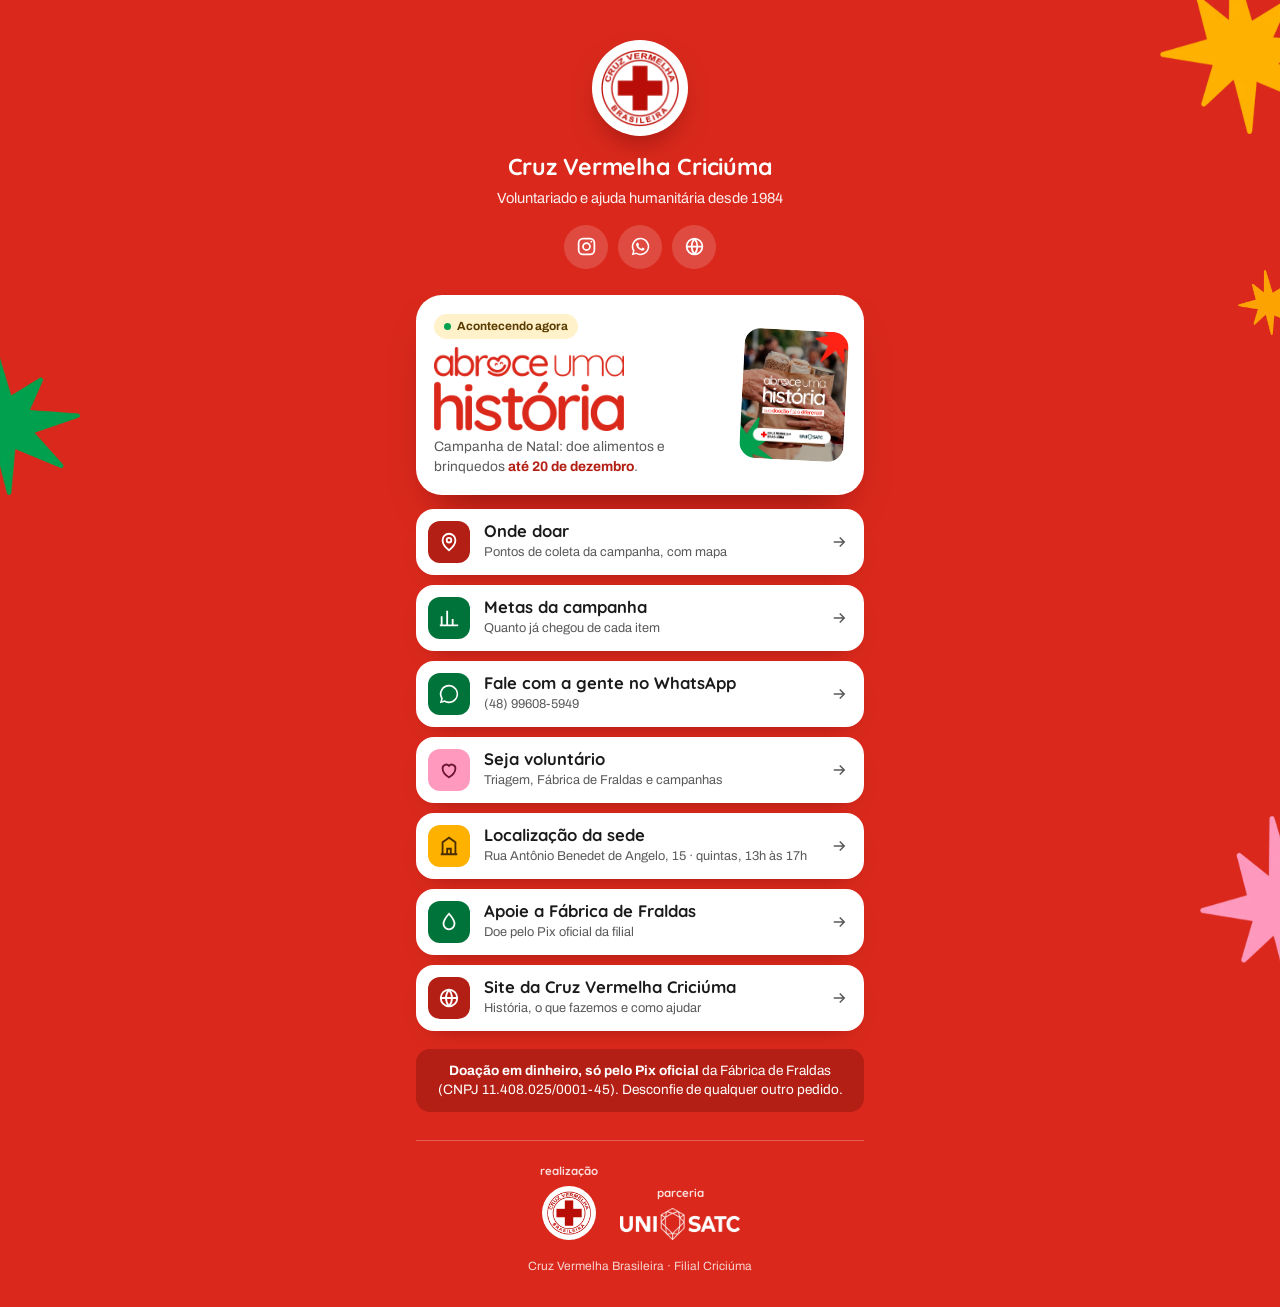
<file: links/index.html>
<!DOCTYPE html>
<html lang="pt-BR">
<head>
  <meta charset="UTF-8">
  <meta name="viewport" content="width=device-width, initial-scale=1">
  <!-- Página de links da bio do Instagram (substitui o Linktree). Para mudar um link, edite a lista abaixo.
       Os links internos levam utm_source=instagram&utm_medium=bio para a medição de acessos. -->
  <title>Links · Cruz Vermelha Criciúma</title>
  <meta name="description" content="Links da Cruz Vermelha Criciúma: campanha Abrace uma História, onde doar, metas, WhatsApp, voluntariado e localização da sede.">
  <link rel="canonical" href="https://www.cruzvermelhacriciuma.org.br/links/">
  <meta name="robots" content="noindex, follow">
  <meta name="theme-color" content="#DA291C">
  <link rel="icon" href="../assets/favicon-48.png" type="image/png">
  <link rel="apple-touch-icon" href="../assets/apple-touch-icon.png">
  <meta property="og:type" content="website">
  <meta property="og:locale" content="pt_BR">
  <meta property="og:site_name" content="Cruz Vermelha Criciúma">
  <meta property="og:url" content="https://www.cruzvermelhacriciuma.org.br/links/">
  <meta property="og:title" content="Cruz Vermelha Criciúma · Links">
  <meta property="og:description" content="Campanha Abrace uma História, onde doar, WhatsApp e localização da sede.">
  <meta property="og:image" content="https://www.cruzvermelhacriciuma.org.br/assets/campanhas/abrace/og-abrace.jpg">
  <meta name="twitter:card" content="summary_large_image">

  <link rel="preconnect" href="https://fonts.googleapis.com">
  <link rel="preconnect" href="https://fonts.gstatic.com" crossorigin>
  <link rel="stylesheet" href="https://fonts.googleapis.com/css2?family=Quicksand:wght@500;600;700&family=Archivo:wght@400;600;700&display=swap">

  <style>
    :root {
      --red: #DA291C;
      --red-deep: #B31F14;
      --green: #00A04E;
      --green-deep: #00733A;
      --pink: #FF99BE;
      --yellow: #FFB100;
      --ink: #1B1B1B;
      --graphite: #5A5A5A;
      --paper: #FFFFFF;
      --round: "Quicksand", "Archivo", system-ui, sans-serif;
      --sans: "Archivo", system-ui, -apple-system, "Segoe UI", sans-serif;
    }
    * { box-sizing: border-box; }
    html { -webkit-text-size-adjust: 100%; }
    body {
      margin: 0;
      min-height: 100svh;
      overflow-x: hidden;
      background: var(--red);
      color: #fff;
      font-family: var(--sans);
      line-height: 1.45;
    }
    a { color: inherit; }
    img { display: block; max-width: 100%; height: auto; }

    /* Estrelas de 8 pontas da campanha, girando devagar no fundo */
    .estrela { position: fixed; z-index: 0; pointer-events: none; animation: girar 26s linear infinite; }
    .estrela--1 { top: -40px; right: -50px; width: 170px; }
    .estrela--2 { top: 38%; left: -70px; width: 150px; animation-direction: reverse; animation-duration: 32s; }
    .estrela--3 { bottom: -90px; right: -90px; width: 170px; animation-duration: 22s; }
    .estrela--4 { top: 30%; right: -22px; width: 64px; animation-duration: 18s; opacity: 0.9; }
    @keyframes girar { to { rotate: 360deg; } }

    .pagina { position: relative; z-index: 1; width: min(100%, 480px); margin: 0 auto; padding: 40px 16px 32px; }

    /* Perfil */
    .perfil { text-align: center; }
    .perfil__logo {
      display: grid; place-items: center; width: 96px; height: 96px; margin: 0 auto 14px;
      border-radius: 50%; background: #fff; box-shadow: 0 14px 30px -12px rgba(80, 0, 0, 0.55);
    }
    .perfil__logo img { width: 78px; height: 78px; }
    .perfil h1 { margin: 0; font-family: var(--round); font-size: 1.45rem; font-weight: 700; letter-spacing: -0.01em; }
    .perfil p { margin: 4px 0 0; font-size: 0.92rem; opacity: 0.92; }
    .redes { display: flex; justify-content: center; gap: 10px; margin: 16px 0 26px; padding: 0; list-style: none; }
    .redes a {
      display: grid; place-items: center; width: 44px; height: 44px; border-radius: 50%;
      background: rgba(255, 255, 255, 0.16); transition: background 0.25s, transform 0.25s;
    }
    .redes svg { width: 21px; height: 21px; }

    /* Destaque da campanha */
    .destaque {
      position: relative; display: grid; grid-template-columns: 1fr 104px; gap: 14px; align-items: center;
      margin-bottom: 14px; padding: 18px; border-radius: 26px; background: #fff; color: var(--ink);
      text-decoration: none; box-shadow: 0 22px 40px -22px rgba(80, 0, 0, 0.7); transition: transform 0.3s;
    }
    .destaque__selo {
      display: inline-flex; align-items: center; gap: 6px; margin-bottom: 8px; padding: 4px 10px;
      border-radius: 999px; background: #FFF1C9; color: #5A3B00; font-size: 0.74rem; font-weight: 700;
    }
    .destaque__selo::before { content: ""; width: 7px; height: 7px; border-radius: 50%; background: var(--green); animation: pulso 1.6s ease-out infinite; }
    @keyframes pulso { 50% { opacity: 0.3; } }
    .destaque__logo { width: 190px; margin: 0 0 6px; }
    .destaque__texto { margin: 0; color: var(--graphite); font-size: 0.86rem; }
    .destaque__texto b { color: var(--red-deep); }
    .destaque__foto { width: 104px; height: 130px; object-fit: cover; border-radius: 16px; rotate: 3deg; }

    /* Botões de link */
    .links { display: grid; gap: 10px; margin: 0; padding: 0; list-style: none; }
    .link {
      display: flex; align-items: center; gap: 14px; min-height: 64px; padding: 12px 16px 12px 12px;
      border-radius: 18px; background: #fff; color: var(--ink); text-decoration: none;
      box-shadow: 0 10px 24px -18px rgba(80, 0, 0, 0.8); transition: transform 0.25s, box-shadow 0.25s;
    }
    .link__icone { display: grid; flex: none; place-items: center; width: 42px; height: 42px; border-radius: 12px; color: #fff; }
    .link__icone svg { width: 22px; height: 22px; }
    .link__icone--verde { background: var(--green-deep); }
    .link__icone--vermelho { background: var(--red-deep); }
    .link__icone--rosa { background: var(--pink); color: #6B1530; }
    .link__icone--amarelo { background: var(--yellow); color: #4A2E00; }
    .link__texto { flex: 1; min-width: 0; }
    .link__texto b { display: block; font-family: var(--round); font-size: 1.04rem; font-weight: 700; line-height: 1.2; }
    .link__texto small { display: block; margin-top: 2px; color: var(--graphite); font-size: 0.8rem; }
    .link__seta { flex: none; width: 18px; height: 18px; color: var(--graphite); transition: transform 0.25s; }

    @media (hover: hover) {
      .redes a:hover { background: rgba(255, 255, 255, 0.3); transform: translateY(-2px); }
      .destaque:hover { transform: translateY(-3px) rotate(-0.5deg); }
      .link:hover { transform: translateY(-2px); box-shadow: 0 16px 30px -18px rgba(80, 0, 0, 0.9); }
      .link:hover .link__seta { transform: translateX(3px); }
    }
    a:focus-visible { outline: 3px solid #fff; outline-offset: 3px; }
    .destaque:focus-visible, .link:focus-visible { outline-color: var(--ink); }

    .aviso { position: relative; margin: 18px 0 0; padding: 12px 14px; border-radius: 14px; background: var(--red-deep); font-size: 0.85rem; text-align: center; }
    .aviso b { font-weight: 700; }

    /* Marcas */
    .marcas { display: flex; align-items: flex-end; justify-content: center; gap: 22px; margin-top: 28px; padding-top: 22px; border-top: 1px solid rgba(255, 255, 255, 0.25); }
    .marcas span { display: block; margin-bottom: 6px; font-family: var(--round); font-size: 0.72rem; font-weight: 700; opacity: 0.85; text-align: center; }
    .marcas__cvb { display: grid; place-items: center; width: 54px; height: 54px; margin: 0 auto; border-radius: 50%; background: #fff; }
    .marcas__cvb img { width: 44px; height: 44px; }
    .marcas__satc { width: 120px; }
    .rodape { margin: 18px 0 0; font-size: 0.75rem; text-align: center; opacity: 0.8; }

    /* Entrada suave dos itens */
    .entra { animation: entrar 0.6s cubic-bezier(0.22, 1, 0.36, 1) both; animation-delay: calc(var(--i, 0) * 60ms); }
    @keyframes entrar { from { opacity: 0; transform: translateY(14px); } }

    @media (prefers-reduced-motion: reduce) {
      .estrela, .destaque__selo::before { animation: none; }
      .entra { animation: none; }
      * { transition: none !important; }
    }
  </style>
</head>
<body>
  <img class="estrela estrela--1" src="../assets/campanhas/abrace/estrela-amarela.webp" alt="" width="220" height="225">
  <img class="estrela estrela--2" src="../assets/campanhas/abrace/estrela-verde.webp" alt="" width="220" height="225">
  <img class="estrela estrela--3" src="../assets/campanhas/abrace/estrela-rosa.webp" alt="" width="220" height="225">
  <img class="estrela estrela--4" src="../assets/campanhas/abrace/estrela-amarela.webp" alt="" width="220" height="225">

  <main class="pagina">
    <header class="perfil entra">
      <!-- Emblema: arquivo oficial da filial, sem alterações -->
      <div class="perfil__logo"><img src="../assets/logo-cruz-vermelha-160.webp" alt="Cruz Vermelha Brasileira · Filial Criciúma" width="160" height="160"></div>
      <h1>Cruz Vermelha Criciúma</h1>
      <p>Voluntariado e ajuda humanitária desde 1984</p>
      <ul class="redes">
        <li><a href="https://www.instagram.com/cruzvermelhacriciuma/" target="_blank" rel="noopener" aria-label="Instagram"><svg viewBox="0 0 24 24" fill="none" stroke="currentColor" stroke-width="2" aria-hidden="true"><rect x="3" y="3" width="18" height="18" rx="5"/><circle cx="12" cy="12" r="4"/><circle cx="17.5" cy="6.5" r="1" fill="currentColor" stroke="none"/></svg></a></li>
        <li><a href="https://wa.me/5548996085949" target="_blank" rel="noopener" aria-label="WhatsApp"><svg viewBox="0 0 24 24" fill="currentColor" aria-hidden="true"><path d="M12 2a10 10 0 0 0-8.6 15.1L2 22l5-1.3A10 10 0 1 0 12 2zm0 18.2a8.2 8.2 0 0 1-4.2-1.2l-.3-.2-3 .8.8-2.9-.2-.3A8.2 8.2 0 1 1 12 20.2zm4.5-6.1c-.2-.1-1.5-.7-1.7-.8-.2-.1-.4-.1-.6.1l-.8 1c-.1.2-.3.2-.5.1a6.7 6.7 0 0 1-3.3-2.9c-.2-.4.2-.4.7-1.3.1-.2 0-.3 0-.4l-.8-1.8c-.2-.5-.4-.4-.6-.4h-.5c-.2 0-.4.1-.6.3-.2.2-.8.8-.8 2s.8 2.3.9 2.5c.1.2 1.6 2.5 4 3.5 1.5.6 2 .7 2.8.6.4-.1 1.5-.6 1.7-1.2.2-.6.2-1.1.1-1.2l-.5-.3z"/></svg></a></li>
        <li><a href="../?utm_source=instagram&amp;utm_medium=bio&amp;utm_campaign=links" aria-label="Site da Cruz Vermelha Criciúma"><svg viewBox="0 0 24 24" fill="none" stroke="currentColor" stroke-width="2" aria-hidden="true"><circle cx="12" cy="12" r="9"/><path d="M3 12h18M12 3a14 14 0 0 1 0 18M12 3a14 14 0 0 0 0 18"/></svg></a></li>
      </ul>
    </header>

    <!-- Destaque: campanha atual -->
    <a class="destaque entra" style="--i:1" href="../abrace-uma-historia/?utm_source=instagram&amp;utm_medium=bio&amp;utm_campaign=links">
      <div>
        <span class="destaque__selo">Acontecendo agora</span>
        <img class="destaque__logo" src="../assets/campanhas/abrace/logo-vermelho.webp" alt="Abrace uma História" width="900" height="396">
        <p class="destaque__texto">Campanha de Natal: doe alimentos e brinquedos <b>até 20 de dezembro</b>.</p>
      </div>
      <img class="destaque__foto" src="../assets/campanhas/abrace/kv-foto.webp" alt="" width="900" height="1125">
    </a>

    <ul class="links">
      <li class="entra" style="--i:2">
        <a class="link" href="../abrace-uma-historia/?utm_source=instagram&amp;utm_medium=bio&amp;utm_campaign=links#onde-doar">
          <span class="link__icone link__icone--vermelho"><svg viewBox="0 0 24 24" fill="none" stroke="currentColor" stroke-width="2" aria-hidden="true"><path d="M12 21s-7-5.6-7-11a7 7 0 0 1 14 0c0 5.4-7 11-7 11z"/><circle cx="12" cy="10" r="2.5"/></svg></span>
          <span class="link__texto"><b>Onde doar</b><small>Pontos de coleta da campanha, com mapa</small></span>
          <svg class="link__seta" viewBox="0 0 24 24" fill="none" stroke="currentColor" stroke-width="2" aria-hidden="true"><path d="M5 12h14M13 6l6 6-6 6"/></svg>
        </a>
      </li>
      <li class="entra" style="--i:3">
        <a class="link" href="../abrace-uma-historia/?utm_source=instagram&amp;utm_medium=bio&amp;utm_campaign=links#metas">
          <span class="link__icone link__icone--verde"><svg viewBox="0 0 24 24" fill="none" stroke="currentColor" stroke-width="2" aria-hidden="true"><path d="M4 20V10M10 20V4M16 20v-7M22 20H2"/></svg></span>
          <span class="link__texto"><b>Metas da campanha</b><small>Quanto já chegou de cada item</small></span>
          <svg class="link__seta" viewBox="0 0 24 24" fill="none" stroke="currentColor" stroke-width="2" aria-hidden="true"><path d="M5 12h14M13 6l6 6-6 6"/></svg>
        </a>
      </li>
      <li class="entra" style="--i:4">
        <a class="link" href="https://wa.me/5548996085949?text=Ol%C3%A1!%20Vim%20pelo%20Instagram%20e%20quero%20falar%20com%20a%20Cruz%20Vermelha%20Crici%C3%BAma." target="_blank" rel="noopener">
          <span class="link__icone link__icone--verde"><svg viewBox="0 0 24 24" fill="currentColor" aria-hidden="true"><path d="M12 2a10 10 0 0 0-8.6 15.1L2 22l5-1.3A10 10 0 1 0 12 2zm0 18.2a8.2 8.2 0 0 1-4.2-1.2l-.3-.2-3 .8.8-2.9-.2-.3A8.2 8.2 0 1 1 12 20.2z"/></svg></span>
          <span class="link__texto"><b>Fale com a gente no WhatsApp</b><small>(48) 99608-5949</small></span>
          <svg class="link__seta" viewBox="0 0 24 24" fill="none" stroke="currentColor" stroke-width="2" aria-hidden="true"><path d="M5 12h14M13 6l6 6-6 6"/></svg>
        </a>
      </li>
      <li class="entra" style="--i:5">
        <a class="link" href="https://wa.me/5548996085949?text=Ol%C3%A1!%20Vim%20pelo%20Instagram%20e%20quero%20ser%20volunt%C3%A1rio(a)%20da%20Cruz%20Vermelha%20Crici%C3%BAma." target="_blank" rel="noopener">
          <span class="link__icone link__icone--rosa"><svg viewBox="0 0 24 24" fill="none" stroke="currentColor" stroke-width="2" aria-hidden="true"><path d="M12 20s-7-4.4-7-10a4 4 0 0 1 7-2.6A4 4 0 0 1 19 10c0 5.6-7 10-7 10z"/></svg></span>
          <span class="link__texto"><b>Seja voluntário</b><small>Triagem, Fábrica de Fraldas e campanhas</small></span>
          <svg class="link__seta" viewBox="0 0 24 24" fill="none" stroke="currentColor" stroke-width="2" aria-hidden="true"><path d="M5 12h14M13 6l6 6-6 6"/></svg>
        </a>
      </li>
      <li class="entra" style="--i:6">
        <a class="link" href="https://maps.app.goo.gl/wtD5PDQ51UZV69mSA" target="_blank" rel="noopener">
          <span class="link__icone link__icone--amarelo"><svg viewBox="0 0 24 24" fill="none" stroke="currentColor" stroke-width="2" aria-hidden="true"><path d="M3 21h18M5 21V8l7-5 7 5v13M10 21v-6h4v6"/></svg></span>
          <span class="link__texto"><b>Localização da sede</b><small>Rua Antônio Benedet de Angelo, 15 · quintas, 13h às 17h</small></span>
          <svg class="link__seta" viewBox="0 0 24 24" fill="none" stroke="currentColor" stroke-width="2" aria-hidden="true"><path d="M5 12h14M13 6l6 6-6 6"/></svg>
        </a>
      </li>
      <li class="entra" style="--i:7">
        <a class="link" href="../?utm_source=instagram&amp;utm_medium=bio&amp;utm_campaign=links#fabrica-de-fraldas">
          <span class="link__icone link__icone--verde"><svg viewBox="0 0 24 24" fill="none" stroke="currentColor" stroke-width="2" aria-hidden="true"><path d="M12 3s6 6.5 6 11a6 6 0 0 1-12 0c0-4.5 6-11 6-11z"/></svg></span>
          <span class="link__texto"><b>Apoie a Fábrica de Fraldas</b><small>Doe pelo Pix oficial da filial</small></span>
          <svg class="link__seta" viewBox="0 0 24 24" fill="none" stroke="currentColor" stroke-width="2" aria-hidden="true"><path d="M5 12h14M13 6l6 6-6 6"/></svg>
        </a>
      </li>
      <li class="entra" style="--i:8">
        <a class="link" href="../?utm_source=instagram&amp;utm_medium=bio&amp;utm_campaign=links">
          <span class="link__icone link__icone--vermelho"><svg viewBox="0 0 24 24" fill="none" stroke="currentColor" stroke-width="2" aria-hidden="true"><circle cx="12" cy="12" r="9"/><path d="M3 12h18M12 3a14 14 0 0 1 0 18M12 3a14 14 0 0 0 0 18"/></svg></span>
          <span class="link__texto"><b>Site da Cruz Vermelha Criciúma</b><small>História, o que fazemos e como ajudar</small></span>
          <svg class="link__seta" viewBox="0 0 24 24" fill="none" stroke="currentColor" stroke-width="2" aria-hidden="true"><path d="M5 12h14M13 6l6 6-6 6"/></svg>
        </a>
      </li>
    </ul>

    <p class="aviso entra" style="--i:9"><b>Doação em dinheiro, só pelo Pix oficial</b> da Fábrica de Fraldas (CNPJ 11.408.025/0001-45). Desconfie de qualquer outro pedido.</p>

    <footer class="entra" style="--i:9">
      <div class="marcas">
        <div><span>realização</span><div class="marcas__cvb"><img src="../assets/logo-cruz-vermelha-160.webp" alt="Cruz Vermelha Brasileira" width="160" height="160"></div></div>
        <div><span>parceria</span><img class="marcas__satc" src="../assets/campanhas/unisatc-branco.webp" alt="UniSATC" width="600" height="159"></div>
      </div>
      <p class="rodape">Cruz Vermelha Brasileira · Filial Criciúma</p>
    </footer>
  </main>

  <script>
    // Medição de acessos (Vercel Web Analytics, sem cookies): só no endereço oficial
    if (/\.vercel\.app$|cruzvermelhacriciuma\.org\.br$/.test(location.hostname)) {
      window.va = window.va || function () { (window.vaq = window.vaq || []).push(arguments); };
      var s = document.createElement('script'); s.defer = true; s.src = '/_vercel/insights/script.js'; document.head.appendChild(s);
    }
  </script>
</body>
</html>
</file>
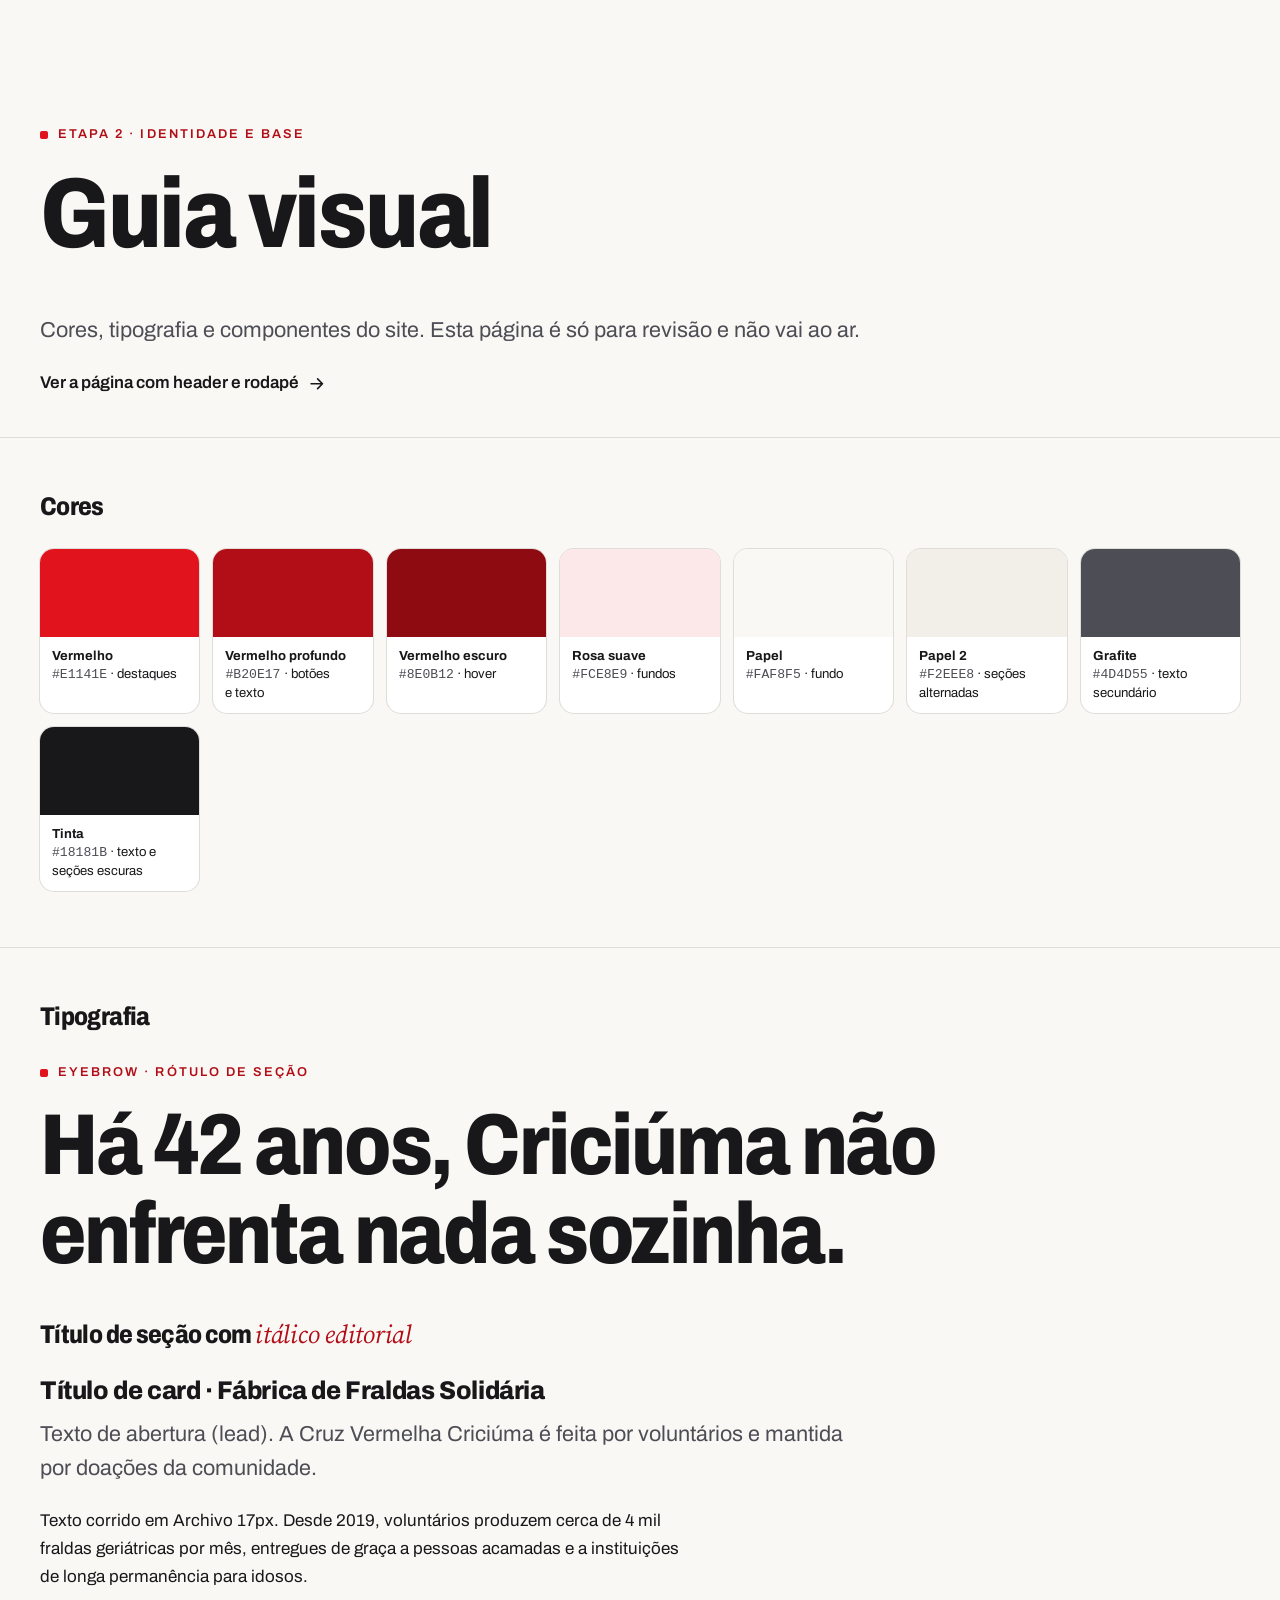
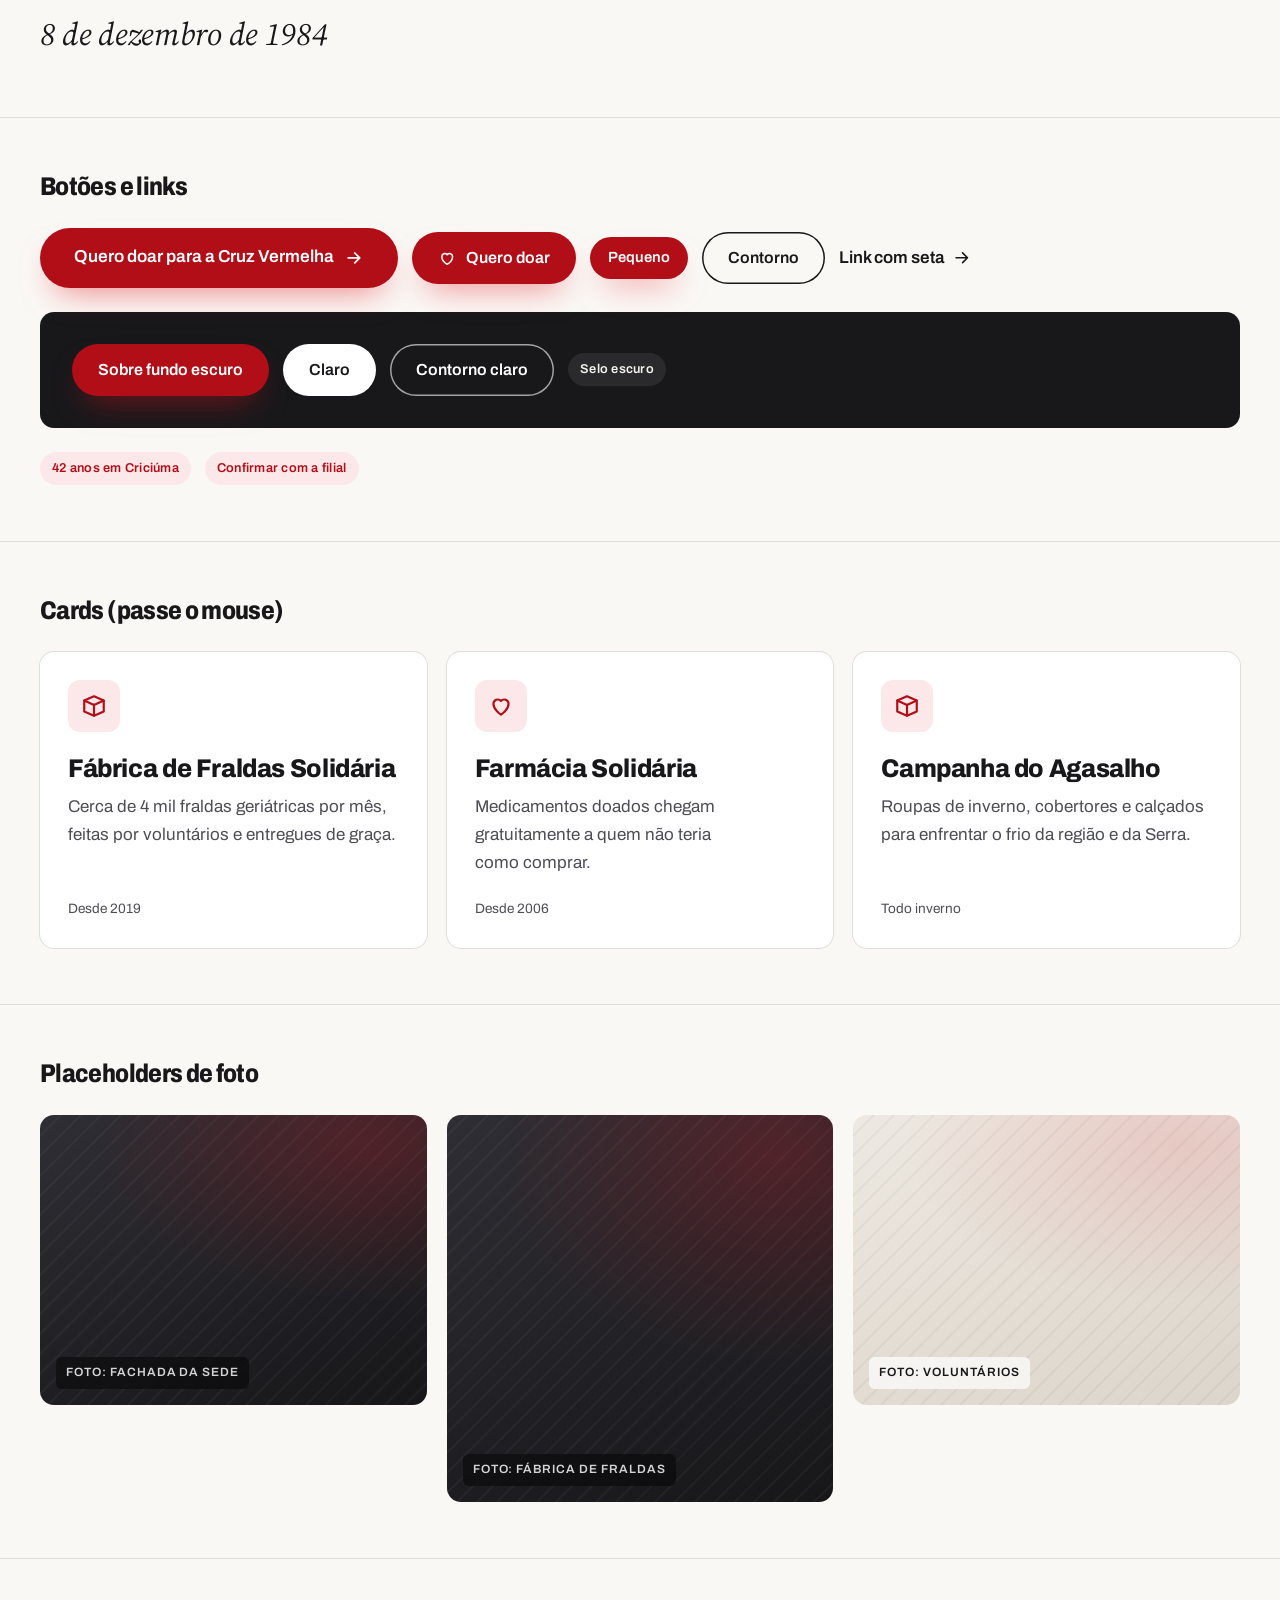
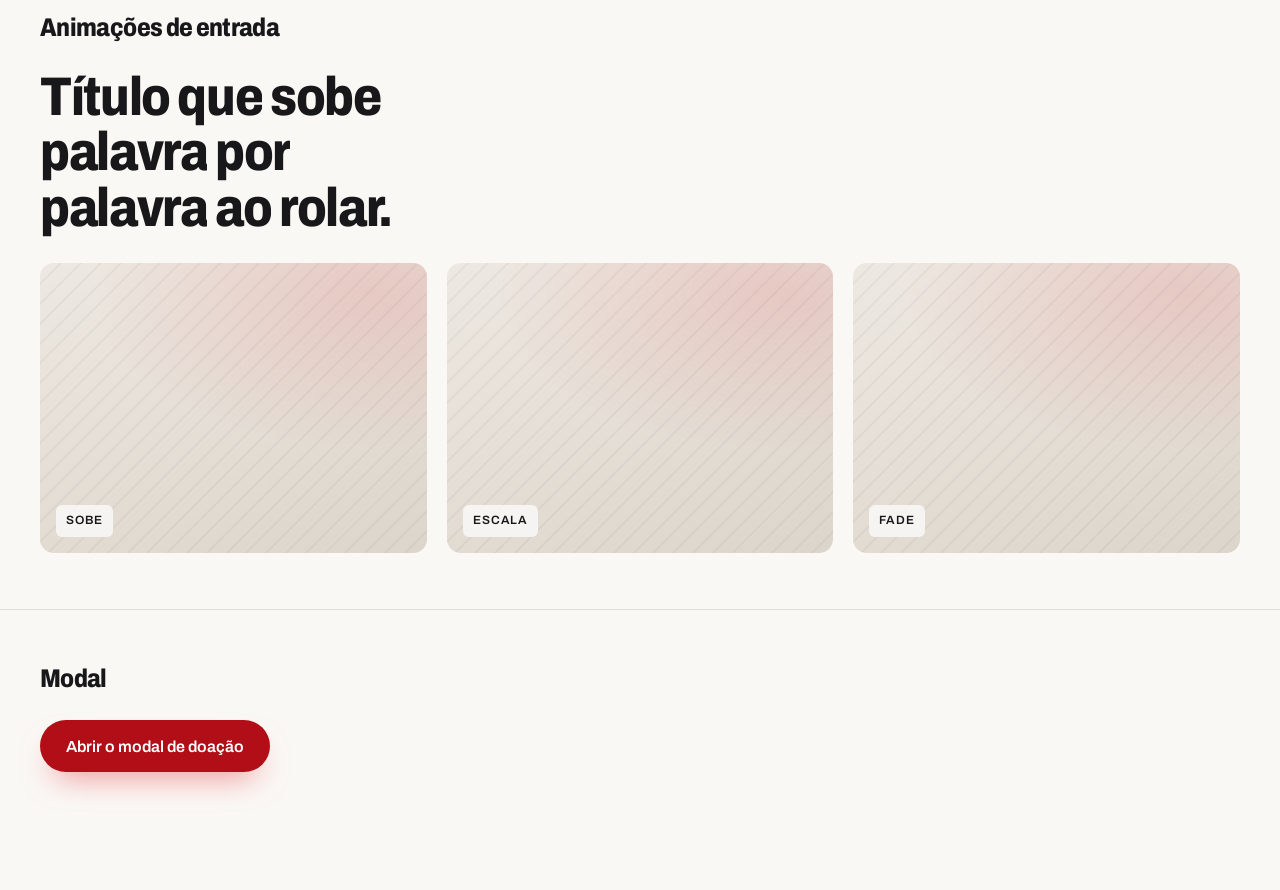
<file: styleguide.html>
<!DOCTYPE html>
<html lang="pt-BR">
<head>
  <meta charset="UTF-8">
  <meta name="viewport" content="width=device-width, initial-scale=1">
  <title>Guia visual · Cruz Vermelha Criciúma</title>
  <meta name="robots" content="noindex">
  <link rel="icon" href="assets/favicon-48.png" type="image/png">
  <link rel="preconnect" href="https://fonts.googleapis.com">
  <link rel="preconnect" href="https://fonts.gstatic.com" crossorigin>
  <link rel="stylesheet" href="https://fonts.googleapis.com/css2?family=Archivo:wdth,wght@62..125,400..800&family=Source+Serif+4:ital,opsz,wght@1,8..60,400&display=swap">
  <link rel="stylesheet" href="css/style.css">
  <style>
    /* Estilos só do guia */
    .sg-head { padding: 120px 0 40px; }
    .sg-block { padding: 56px 0; border-top: 1px solid var(--line); }
    .sg-block > .container > h2 { font-size: 1.6rem; margin-bottom: 28px; }
    .swatches { display: grid; grid-template-columns: repeat(auto-fill, minmax(150px, 1fr)); gap: 14px; }
    .swatch { border-radius: var(--radius); overflow: hidden; box-shadow: 0 0 0 1px var(--line); background: #fff; }
    .swatch div { height: 88px; }
    .swatch p { margin: 0; padding: 10px 12px; font-size: 0.82rem; line-height: 1.4; }
    .swatch code { color: var(--graphite); }
    .row { display: flex; flex-wrap: wrap; gap: 14px; align-items: center; }
    .grid-3 { display: grid; gap: 20px; }
    @media (min-width: 760px) { .grid-3 { grid-template-columns: repeat(3, 1fr); } }
    .dark-box { padding: 32px; border-radius: var(--radius); background: var(--ink); }
  </style>
</head>
<body>
  <svg width="0" height="0" style="position:absolute" aria-hidden="true">
    <symbol id="i-arrow" viewBox="0 0 24 24"><path d="M5 12h14M13 6l6 6-6 6"/></symbol>
    <symbol id="i-heart" viewBox="0 0 24 24"><path d="M12 20s-7-4.4-7-10a4 4 0 0 1 7-2.6A4 4 0 0 1 19 10c0 5.6-7 10-7 10z"/></symbol>
    <symbol id="i-close" viewBox="0 0 24 24"><path d="M6 6l12 12M18 6L6 18"/></symbol>
    <symbol id="i-box" viewBox="0 0 24 24"><path d="M3 7l9-4 9 4v10l-9 4-9-4z"/><path d="M3 7l9 4 9-4M12 11v10"/></symbol>
  </svg>

  <header class="sg-head">
    <div class="container">
      <span class="eyebrow">Etapa 2 · identidade e base</span>
      <h1>Guia visual</h1>
      <p class="lead">Cores, tipografia e componentes do site. Esta página é só para revisão e não vai ao ar.</p>
      <a class="link-arrow" href="index.html">Ver a página com header e rodapé <svg class="icon" aria-hidden="true"><use href="#i-arrow"/></svg></a>
    </div>
  </header>

  <section class="sg-block">
    <div class="container">
      <h2>Cores</h2>
      <div class="swatches">
        <div class="swatch"><div style="background:var(--red)"></div><p><b>Vermelho</b><br><code>#E1141E</code> · destaques</p></div>
        <div class="swatch"><div style="background:var(--red-deep)"></div><p><b>Vermelho profundo</b><br><code>#B20E17</code> · botões e texto</p></div>
        <div class="swatch"><div style="background:var(--red-dark)"></div><p><b>Vermelho escuro</b><br><code>#8E0B12</code> · hover</p></div>
        <div class="swatch"><div style="background:var(--red-soft)"></div><p><b>Rosa suave</b><br><code>#FCE8E9</code> · fundos</p></div>
        <div class="swatch"><div style="background:var(--paper)"></div><p><b>Papel</b><br><code>#FAF8F5</code> · fundo</p></div>
        <div class="swatch"><div style="background:var(--paper-2)"></div><p><b>Papel 2</b><br><code>#F2EEE8</code> · seções alternadas</p></div>
        <div class="swatch"><div style="background:var(--graphite)"></div><p><b>Grafite</b><br><code>#4D4D55</code> · texto secundário</p></div>
        <div class="swatch"><div style="background:var(--ink)"></div><p><b>Tinta</b><br><code>#18181B</code> · texto e seções escuras</p></div>
      </div>
    </div>
  </section>

  <section class="sg-block">
    <div class="container">
      <h2>Tipografia</h2>
      <span class="eyebrow">Eyebrow · rótulo de seção</span>
      <h1 style="font-size:clamp(2.6rem,8vw,5.4rem)">Há 42 anos, Criciúma não enfrenta nada sozinha.</h1>
      <h2>Título de seção com <span class="serif text-red">itálico editorial</span></h2>
      <h3>Título de card · Fábrica de Fraldas Solidária</h3>
      <p class="lead">Texto de abertura (lead). A Cruz Vermelha Criciúma é feita por voluntários e mantida por doações da comunidade.</p>
      <p style="max-width:38em">Texto corrido em Archivo 17px. Desde 2019, voluntários produzem cerca de 4 mil fraldas geriátricas por mês, entregues de graça a pessoas acamadas e a instituições de longa permanência para idosos.</p>
      <p class="serif" style="font-size:2rem;margin:0">8 de dezembro de 1984</p>
    </div>
  </section>

  <section class="sg-block">
    <div class="container">
      <h2>Botões e links</h2>
      <div class="row" style="margin-bottom:24px">
        <button class="btn btn--primary btn--lg" type="button" data-open-donation>Quero doar para a Cruz Vermelha <svg class="icon" aria-hidden="true"><use href="#i-arrow"/></svg></button>
        <button class="btn btn--primary" type="button"><svg class="icon" aria-hidden="true"><use href="#i-heart"/></svg> Quero doar</button>
        <button class="btn btn--primary btn--sm" type="button">Pequeno</button>
        <a class="btn btn--outline" href="#">Contorno</a>
        <a class="link-arrow" href="#">Link com seta <svg class="icon" aria-hidden="true"><use href="#i-arrow"/></svg></a>
      </div>
      <div class="dark-box row">
        <button class="btn btn--primary" type="button">Sobre fundo escuro</button>
        <button class="btn btn--light" type="button">Claro</button>
        <a class="btn btn--outline-light" href="#">Contorno claro</a>
        <span class="tag tag--dark">Selo escuro</span>
      </div>
      <div class="row" style="margin-top:24px">
        <span class="tag">42 anos em Criciúma</span>
        <span class="tag">Confirmar com a filial</span>
      </div>
    </div>
  </section>

  <section class="sg-block">
    <div class="container">
      <h2>Cards (passe o mouse)</h2>
      <div class="grid-3" data-stagger>
        <article class="card" data-reveal>
          <div class="card__icon"><svg class="icon" aria-hidden="true"><use href="#i-box"/></svg></div>
          <h3>Fábrica de Fraldas Solidária</h3>
          <p>Cerca de 4 mil fraldas geriátricas por mês, feitas por voluntários e entregues de graça.</p>
          <p class="card__meta">Desde 2019</p>
        </article>
        <article class="card" data-reveal>
          <div class="card__icon"><svg class="icon" aria-hidden="true"><use href="#i-heart"/></svg></div>
          <h3>Farmácia Solidária</h3>
          <p>Medicamentos doados chegam gratuitamente a quem não teria como comprar.</p>
          <p class="card__meta">Desde 2006</p>
        </article>
        <article class="card" data-reveal>
          <div class="card__icon"><svg class="icon" aria-hidden="true"><use href="#i-box"/></svg></div>
          <h3>Campanha do Agasalho</h3>
          <p>Roupas de inverno, cobertores e calçados para enfrentar o frio da região e da Serra.</p>
          <p class="card__meta">Todo inverno</p>
        </article>
      </div>
    </div>
  </section>

  <section class="sg-block">
    <div class="container">
      <h2>Placeholders de foto</h2>
      <div class="grid-3">
        <div class="ph" data-label="Foto: fachada da sede"></div>
        <div class="ph" data-label="Foto: Fábrica de Fraldas" style="--ratio:1/1"></div>
        <div class="ph ph--light" data-label="Foto: voluntários"></div>
      </div>
    </div>
  </section>

  <section class="sg-block">
    <div class="container">
      <h2>Animações de entrada</h2>
      <h2 data-split style="font-size:clamp(2rem,5vw,3.4rem);max-width:16ch">Título que sobe palavra por palavra ao rolar.</h2>
      <div class="grid-3" data-stagger style="margin-top:28px">
        <div class="ph ph--light" data-reveal data-label="Sobe"></div>
        <div class="ph ph--light" data-reveal="scale" data-label="Escala"></div>
        <div class="ph ph--light" data-reveal="fade" data-label="Fade"></div>
      </div>
    </div>
  </section>

  <section class="sg-block" style="padding-bottom:120px">
    <div class="container">
      <h2>Modal</h2>
      <button class="btn btn--primary" type="button" data-open-donation>Abrir o modal de doação</button>
    </div>
  </section>

  <div class="modal" id="donation-modal" aria-hidden="true">
    <div class="modal__backdrop" data-close-modal></div>
    <div class="modal__dialog" role="dialog" aria-modal="true" aria-labelledby="donation-title">
      <button class="modal__close" type="button" data-close-modal aria-label="Fechar"><svg class="icon" aria-hidden="true"><use href="#i-close"/></svg></button>
      <h2 id="donation-title">Que bom que você quer ajudar!</h2>
      <p class="lead">Deixe seu nome e telefone. Em seguida mostramos onde entregar sua doação.</p>
      <form id="donation-form" novalidate>
        <div class="field">
          <label for="f-nome">Nome completo</label>
          <input id="f-nome" name="nome" type="text" autocomplete="name" required>
          <span class="field__error" aria-live="polite"></span>
        </div>
        <div class="field">
          <label for="f-telefone">Telefone/WhatsApp</label>
          <input id="f-telefone" name="telefone" type="tel" inputmode="tel" autocomplete="tel" placeholder="(48) 9____-____" aria-invalid="true" required>
          <span class="field__error" aria-live="polite">Exemplo de erro: informe um telefone com DDD.</span>
        </div>
        <label class="check">
          <input type="checkbox" name="consentimento" required>
          <span>Autorizo a Cruz Vermelha Criciúma a usar meu nome e telefone para entrar em contato sobre doações e campanhas. Posso pedir a exclusão dos meus dados a qualquer momento.</span>
        </label>
        <button class="btn btn--primary btn--lg btn--block" type="submit">Ver pontos de coleta <svg class="icon" aria-hidden="true"><use href="#i-arrow"/></svg></button>
        <p class="form-note">Não pedimos doações em dinheiro.</p>
      </form>
    </div>
  </div>

  <!-- O guia não tem header; o main.js ignora o que não encontra -->
  <script src="js/main.js" defer></script>
</body>
</html>
</file>
<file: css/style.css>
/* ==========================================================================
   Cruz Vermelha Criciúma · site institucional
   Mobile first. Breakpoints: 640px, 960px, 1200px.
   ========================================================================== */

:root {
  /* Vermelho institucional e variações */
  --red: #E1141E;
  --red-deep: #B20E17;      /* vermelho para texto sobre fundo claro, contraste ≥ 4,5:1 */
  --red-dark: #8E0B12;      /* hover dos botões e fundos profundos */
  --red-soft: #FCE8E9;      /* fundos de destaque suaves */

  /* Neutros quentes */
  --paper: #FAF8F5;         /* fundo principal */
  --paper-2: #F2EEE8;       /* fundo alternado entre seções */
  --ink: #18181B;           /* texto principal e seções escuras */
  --ink-2: #26262B;
  --graphite: #4D4D55;      /* texto secundário, contraste ≥ 7:1 sobre --paper */
  --mute: #8A8A93;          /* só para detalhes decorativos, nunca texto longo */
  --line: rgba(24, 24, 27, 0.12);
  --line-light: rgba(255, 255, 255, 0.14);
  --on-dark: #F4F2EE;
  --on-dark-2: #B9B7B2;     /* texto secundário sobre --ink, contraste ≥ 7:1 */

  --font-sans: "Archivo", "Helvetica Neue", Arial, sans-serif;
  --font-serif: "Source Serif 4", Georgia, "Times New Roman", serif;

  --radius-s: 6px;
  --radius: 14px;
  --radius-l: 24px;
  --header-h: 72px;
  --gutter: 20px;
  --section: clamp(80px, 12vw, 152px);
  --shadow: 0 24px 48px -28px rgba(24, 24, 27, 0.35);
  --shadow-red: 0 16px 32px -14px rgba(225, 20, 30, 0.55);
  --ease-out: cubic-bezier(0.22, 1, 0.36, 1);
}

@media (min-width: 960px) {
  :root { --gutter: 40px; --header-h: 84px; }
}

/* Base ------------------------------------------------------------------- */

*, *::before, *::after { box-sizing: border-box; }

html {
  scroll-padding-top: var(--header-h);
  -webkit-text-size-adjust: 100%;
}

/* Lenis cuida da rolagem suave; sem JS, o navegador faz o papel */
html:not(.lenis) { scroll-behavior: smooth; }
html.lenis, html.lenis body { height: auto; }
.lenis.lenis-stopped { overflow: hidden; }

body {
  margin: 0;
  font-family: var(--font-sans);
  font-size: 1.0625rem;
  line-height: 1.65;
  color: var(--ink);
  background: var(--paper);
  -webkit-font-smoothing: antialiased;
  text-rendering: optimizeLegibility;
}

img, svg { display: block; max-width: 100%; }
img { height: auto; }

a { color: inherit; }

h1, h2, h3, h4 {
  margin: 0 0 0.5em;
  font-weight: 800;
  font-stretch: 85%;
  line-height: 1.02;
  letter-spacing: -0.025em;
  text-wrap: balance;
}

h1 { font-size: clamp(2.6rem, 9vw, 6.2rem); }
h2 { font-size: clamp(2.1rem, 6vw, 4.2rem); }
h3 { font-size: clamp(1.3rem, 2.4vw, 1.6rem); font-stretch: 95%; letter-spacing: -0.015em; line-height: 1.15; }

p { margin: 0 0 1em; text-wrap: pretty; }

address { font-style: normal; }

::selection { background: var(--red); color: #fff; }

:focus-visible {
  outline: 2px solid var(--red);
  outline-offset: 3px;
  border-radius: 2px;
}

.icon { width: 1.15em; height: 1.15em; flex-shrink: 0; fill: none; stroke: currentColor; stroke-width: 2; stroke-linecap: round; stroke-linejoin: round; }

.container {
  width: 100%;
  max-width: 1280px;
  margin: 0 auto;
  padding: 0 var(--gutter);
}

.section { padding: var(--section) 0; }
.section--alt { background: var(--paper-2); }
.section--dark { background: var(--ink); color: var(--on-dark); }

.skip-link {
  position: absolute;
  left: 12px;
  top: -60px;
  z-index: 200;
  padding: 10px 16px;
  background: var(--ink);
  color: #fff;
  border-radius: var(--radius-s);
  text-decoration: none;
}
.skip-link:focus { top: 12px; }

.visually-hidden {
  position: absolute !important;
  width: 1px; height: 1px;
  overflow: hidden;
  clip: rect(0 0 0 0);
  white-space: nowrap;
}

/* Tipografia de apoio ---------------------------------------------------- */

.eyebrow {
  display: inline-flex;
  align-items: center;
  gap: 10px;
  margin-bottom: 18px;
  font-size: 0.8rem;
  font-weight: 600;
  letter-spacing: 0.16em;
  text-transform: uppercase;
  color: var(--red-deep);
}
.eyebrow::before {
  content: "";
  width: 8px;
  height: 8px;
  background: var(--red);
  border-radius: 2px;
}
.section--dark .eyebrow { color: #FF6A70; }

.lead {
  font-size: clamp(1.15rem, 2vw, 1.35rem);
  line-height: 1.55;
  color: var(--graphite);
  max-width: 38em;
}
.section--dark .lead { color: var(--on-dark-2); }

/* Itálico editorial para datas, citações e ênfases */
.serif {
  font-family: var(--font-serif);
  font-style: italic;
  font-weight: 400;
  letter-spacing: -0.01em;
}

.text-red { color: var(--red-deep); }
.section--dark .text-red { color: #FF6A70; }

.section-head { max-width: 860px; margin-bottom: clamp(40px, 6vw, 72px); }
.section-head--center { margin-inline: auto; text-align: center; }
.section-head--center .lead { margin-inline: auto; }

/* Botões ----------------------------------------------------------------- */

.btn {
  --btn-bg: var(--red);
  --btn-fg: #fff;
  position: relative;
  display: inline-flex;
  align-items: center;
  justify-content: center;
  gap: 10px;
  min-height: 52px;
  padding: 0 26px;
  border: 0;
  border-radius: 999px;
  background: var(--btn-bg);
  color: var(--btn-fg);
  font: inherit;
  font-size: 1rem;
  font-weight: 600;
  line-height: 1.2;
  text-decoration: none;
  cursor: pointer;
  overflow: hidden;
  isolation: isolate;
  transition: transform 0.35s var(--ease-out), box-shadow 0.35s var(--ease-out), color 0.35s;
}

/* Preenchimento que sobe da base no hover */
.btn::before {
  content: "";
  position: absolute;
  inset: 0;
  z-index: -1;
  background: var(--btn-hover, var(--red-dark));
  transform: translateY(101%);
  transition: transform 0.45s var(--ease-out);
}

.btn .icon { transition: transform 0.35s var(--ease-out); }

@media (hover: hover) {
  .btn:hover { transform: translateY(-2px); }
  .btn:hover::before { transform: translateY(0); }
  .btn:hover .icon { transform: translateX(4px); }
}
.btn:active { transform: translateY(0) scale(0.98); }

/* Vermelho de botão com texto branco: usa --red-deep para garantir contraste ≥ 4,5:1 */
.btn--primary { --btn-bg: var(--red-deep); box-shadow: var(--shadow-red); }

.btn--light { --btn-bg: #fff; --btn-fg: var(--ink); --btn-hover: var(--red-soft); }

.btn--outline {
  --btn-bg: transparent;
  --btn-fg: var(--ink);
  --btn-hover: var(--ink);
  box-shadow: inset 0 0 0 1.5px var(--ink);
}
@media (hover: hover) { .btn--outline:hover { color: #fff; } }

.btn--outline-light {
  --btn-bg: transparent;
  --btn-fg: #fff;
  --btn-hover: #fff;
  box-shadow: inset 0 0 0 1.5px rgba(255, 255, 255, 0.6);
}
@media (hover: hover) { .btn--outline-light:hover { color: var(--ink); } }

.btn--sm { min-height: 42px; padding: 0 18px; font-size: 0.92rem; }
.btn--lg { min-height: 60px; padding: 0 34px; font-size: 1.08rem; }
.btn--block { width: 100%; }

/* Link com seta, para ações secundárias */
.link-arrow {
  display: inline-flex;
  align-items: center;
  gap: 8px;
  font-weight: 600;
  text-decoration: none;
  background: linear-gradient(currentColor, currentColor) 0 100% / 0 1.5px no-repeat;
  transition: background-size 0.4s var(--ease-out);
}
.link-arrow .icon { transition: transform 0.35s var(--ease-out); }
@media (hover: hover) {
  .link-arrow:hover { background-size: 100% 1.5px; }
  .link-arrow:hover .icon { transform: translateX(4px); }
}

/* Selo / etiqueta -------------------------------------------------------- */

.tag {
  display: inline-flex;
  align-items: center;
  gap: 8px;
  padding: 6px 12px;
  border-radius: 999px;
  background: var(--red-soft);
  color: var(--red-deep);
  font-size: 0.8rem;
  font-weight: 600;
  letter-spacing: 0.02em;
}
.tag--dark { background: rgba(255, 255, 255, 0.08); color: var(--on-dark); }

/* Cards ------------------------------------------------------------------ */

.card {
  position: relative;
  display: flex;
  flex-direction: column;
  padding: 28px;
  border-radius: var(--radius);
  background: #fff;
  box-shadow: 0 0 0 1px var(--line);
  transition: transform 0.5s var(--ease-out), box-shadow 0.5s var(--ease-out);
}
@media (hover: hover) {
  .card:hover { transform: translateY(-6px); box-shadow: 0 0 0 1px var(--line), var(--shadow); }
}

.card__icon {
  display: grid;
  place-items: center;
  width: 52px;
  height: 52px;
  margin-bottom: 22px;
  border-radius: 12px;
  background: var(--red-soft);
  color: var(--red-deep);
  transition: background 0.4s, color 0.4s, transform 0.5s var(--ease-out);
}
.card__icon .icon { width: 26px; height: 26px; }
@media (hover: hover) {
  .card:hover .card__icon { background: var(--red); color: #fff; transform: rotate(-6deg) scale(1.06); }
}

.card h3 { margin-bottom: 10px; }
.card p { color: var(--graphite); margin-bottom: 0; }

.card__meta {
  margin-top: auto;
  padding-top: 20px;
  font-size: 0.85rem;
  color: var(--graphite);
}

/* Placeholder de imagem -------------------------------------------------- */
/* Fica no lugar das fotos até a filial enviar o material. A legenda diz qual foto entra. */

.ph {
  position: relative;
  display: grid;
  place-items: end start;
  aspect-ratio: var(--ratio, 4 / 3);
  overflow: hidden;
  border-radius: var(--radius);
  background:
    radial-gradient(120% 90% at 85% 10%, rgba(225, 20, 30, 0.22), transparent 60%),
    repeating-linear-gradient(135deg, rgba(255, 255, 255, 0.035) 0 2px, transparent 2px 14px),
    linear-gradient(160deg, #2E2E34, #17171A);
  color: rgba(255, 255, 255, 0.82);
}
.ph::after {
  content: attr(data-label);
  margin: 16px;
  padding: 6px 10px;
  border-radius: 6px;
  background: rgba(0, 0, 0, 0.45);
  backdrop-filter: blur(6px);
  font-size: 0.75rem;
  font-weight: 600;
  letter-spacing: 0.08em;
  text-transform: uppercase;
}
.ph--light {
  background:
    radial-gradient(120% 90% at 85% 10%, rgba(225, 20, 30, 0.12), transparent 60%),
    repeating-linear-gradient(135deg, rgba(24, 24, 27, 0.04) 0 2px, transparent 2px 14px),
    linear-gradient(160deg, #EDE8E1, #DCD5CB);
  color: var(--graphite);
}
.ph--light::after { background: rgba(255, 255, 255, 0.7); color: var(--ink); }

/* Logo ------------------------------------------------------------------- */
/* Logo oficial da Cruz Vermelha Brasileira (fundo removido em design/recortar-logo.py).
   O disco branco garante contraste sobre o hero, o menu e o rodapé escuros. */

.logo {
  display: inline-flex;
  align-items: center;
  gap: 12px;
  color: inherit;
  text-decoration: none;
  line-height: 1;
}
.logo__img {
  flex-shrink: 0;
  width: 44px;
  height: 44px;
  padding: 2px;
  border-radius: 50%;
  background: #fff;
  box-shadow: 0 2px 10px rgba(0, 0, 0, 0.18);
  transition: transform 0.6s var(--ease-out);
}
@media (hover: hover) { .logo:hover .logo__img { transform: rotate(-8deg) scale(1.05); } }
.logo__text { display: flex; flex-direction: column; gap: 3px; }
.logo__name { font-size: 1.05rem; font-weight: 800; font-stretch: 85%; letter-spacing: -0.01em; }
.logo__sub { font-size: 0.7rem; font-weight: 500; letter-spacing: 0.14em; text-transform: uppercase; opacity: 0.7; }

/* Header ----------------------------------------------------------------- */

.site-header {
  position: fixed;
  inset: 0 0 auto;
  z-index: 100;
  height: var(--header-h);
  color: #fff;
  transition: background 0.4s, color 0.4s, box-shadow 0.4s, transform 0.5s var(--ease-out);
}

/* Depois de rolar: fundo claro com desfoque */
.site-header.is-scrolled {
  background: rgba(250, 248, 245, 0.86);
  backdrop-filter: blur(14px) saturate(1.4);
  -webkit-backdrop-filter: blur(14px) saturate(1.4);
  color: var(--ink);
  box-shadow: 0 1px 0 var(--line);
}

/* Some ao rolar para baixo, volta ao rolar para cima */
.site-header.is-hidden { transform: translateY(-100%); }

.site-header .container {
  display: flex;
  align-items: center;
  justify-content: space-between;
  gap: 24px;
  height: 100%;
}

.nav { display: none; }

.nav__list {
  display: flex;
  gap: 4px;
  margin: 0;
  padding: 0;
  list-style: none;
}

.nav__link {
  position: relative;
  display: block;
  padding: 8px 14px;
  font-size: 0.95rem;
  font-weight: 500;
  text-decoration: none;
  border-radius: 999px;
  transition: background 0.3s;
}
.nav__link::after {
  content: "";
  position: absolute;
  left: 14px;
  right: 14px;
  bottom: 4px;
  height: 2px;
  background: var(--red);
  transform: scaleX(0);
  transform-origin: right;
  transition: transform 0.4s var(--ease-out);
}
@media (hover: hover) {
  .nav__link:hover::after { transform: scaleX(1); transform-origin: left; }
}
.nav__link[aria-current="true"]::after { transform: scaleX(1); }

.header-actions { display: flex; align-items: center; gap: 10px; }
.header-actions .btn { display: none; }

.menu-toggle {
  display: grid;
  place-items: center;
  width: 46px;
  height: 46px;
  padding: 0;
  border: 0;
  border-radius: 50%;
  background: rgba(255, 255, 255, 0.12);
  color: inherit;
  cursor: pointer;
}
.is-scrolled .menu-toggle { background: rgba(24, 24, 27, 0.06); }

.menu-toggle__bars { position: relative; width: 20px; height: 12px; }
.menu-toggle__bars span {
  position: absolute;
  left: 0;
  width: 100%;
  height: 2px;
  border-radius: 2px;
  background: currentColor;
  transition: transform 0.4s var(--ease-out), top 0.4s var(--ease-out);
}
.menu-toggle__bars span:first-child { top: 0; }
.menu-toggle__bars span:last-child { top: 10px; }
.menu-open .menu-toggle__bars span:first-child { top: 5px; transform: rotate(45deg); }
.menu-open .menu-toggle__bars span:last-child { top: 5px; transform: rotate(-45deg); }

@media (min-width: 640px) {
  .header-actions .btn { display: inline-flex; }
}

@media (min-width: 1100px) {
  .nav { display: block; }
  .menu-toggle { display: none; }
}

/* Barra de progresso da leitura, no topo */
.progress {
  position: absolute;
  left: 0;
  bottom: 0;
  width: 100%;
  height: 2px;
  background: var(--red);
  transform: scaleX(var(--progress, 0));
  transform-origin: left;
  opacity: 0;
  transition: opacity 0.3s;
}
.is-scrolled .progress { opacity: 1; }

/* Menus suspensos do header (Campanhas e Como ajudar) -------------------- */

.nav__item { position: relative; }
.nav__trigger {
  display: inline-flex;
  align-items: center;
  gap: 4px;
  border: 0;
  background: none;
  color: inherit;
  font: inherit;
  cursor: pointer;
}
.nav__chevron { width: 16px; height: 16px; transition: transform 0.35s var(--ease-out); }
.nav__item.is-open .nav__chevron { transform: rotate(180deg); }
.nav__item.is-open .nav__link::after { transform: scaleX(1); }

.nav__drop {
  position: absolute;
  top: calc(100% + 14px);
  left: 50%;
  z-index: 110;
  padding: 12px;
  border-radius: 20px;
  background: #fff;
  color: var(--ink);
  box-shadow: 0 30px 60px -24px rgba(0, 0, 0, 0.35), 0 0 0 1px var(--line);
  opacity: 0;
  visibility: hidden;
  transform: translate(-50%, 8px);
  transition: opacity 0.25s, transform 0.35s var(--ease-out), visibility 0s 0.35s;
}
/* Ponte invisível entre o item e o painel, para o mouse não "cair" no caminho */
.nav__drop::before { content: ""; position: absolute; inset: -16px 0 auto; height: 16px; }
.nav__item.is-open .nav__drop { opacity: 1; visibility: visible; transform: translate(-50%, 0); transition: opacity 0.25s, transform 0.35s var(--ease-out), visibility 0s; }

/* Campanhas: dois cartões e o link para a seção */
.nav__drop--campanhas { display: grid; grid-template-columns: 240px 200px; gap: 10px; }
.drop-camp {
  position: relative;
  display: flex;
  flex-direction: column;
  justify-content: flex-end;
  gap: 6px;
  min-height: 170px;
  padding: 16px;
  overflow: hidden;
  border-radius: 14px;
  color: #fff;
  text-decoration: none;
  transition: transform 0.35s var(--ease-out);
}
@media (hover: hover) { .drop-camp:hover { transform: translateY(-3px); } }
.drop-camp--abrace { background: #DA291C; }
.drop-camp--abrace img { width: 170px; margin-bottom: auto; padding-top: 30px; }
.drop-camp--campo { background: radial-gradient(120% 90% at 100% 0%, #0B4FB8, #003A8F 60%, #002560); }
.drop-camp--campo img { position: absolute; top: 12px; right: 12px; width: 62px; filter: drop-shadow(0 8px 14px rgba(0, 0, 0, 0.35)); }
.drop-camp__badge {
  position: absolute; top: 12px; left: 12px; display: inline-flex; align-items: center; gap: 6px;
  padding: 4px 10px; border-radius: 999px; background: rgba(255, 255, 255, 0.2); font-size: 0.72rem; font-weight: 700;
}
.drop-camp__name { font-size: 1.15rem; font-weight: 800; font-stretch: 85%; line-height: 1.1; }
.drop-camp__meta { font-size: 0.8rem; font-weight: 600; opacity: 0.9; }
.drop-all {
  grid-column: 1 / -1; display: flex; align-items: center; justify-content: space-between;
  padding: 12px 14px; border-radius: 12px; font-size: 0.92rem; font-weight: 700; text-decoration: none;
  transition: background 0.25s;
}
@media (hover: hover) { .drop-all:hover { background: var(--paper-2); } }

/* Como ajudar: lista com ícone e descrição */
.nav__drop--lista { display: grid; width: 320px; gap: 2px; }
.drop-link {
  display: flex; align-items: center; gap: 14px; width: 100%; padding: 12px; border: 0; border-radius: 12px;
  background: none; color: var(--ink); font: inherit; font-size: 0.85rem; line-height: 1.35; text-align: left;
  text-decoration: none; cursor: pointer; transition: background 0.25s;
}
.drop-link b { display: block; font-size: 0.98rem; }
.drop-link > span:last-child { color: var(--graphite); }
.drop-link > span:last-child b { color: var(--ink); }
.drop-link__icon {
  display: grid; place-items: center; flex-shrink: 0; width: 40px; height: 40px; border-radius: 10px;
  background: var(--red-soft); color: var(--red-deep); transition: background 0.25s, color 0.25s;
}
@media (hover: hover) {
  .drop-link:hover { background: var(--paper-2); }
  .drop-link:hover .drop-link__icon { background: var(--red); color: #fff; }
}
.drop-link:focus-visible, .drop-camp:focus-visible, .drop-all:focus-visible { outline: 2px solid var(--red); outline-offset: 2px; }

/* Fábrica de Fraldas: doação pelo Pix --------------------------------------- */
.fabrica { background: var(--paper-2); }
.fabrica__grid { display: grid; gap: 36px; align-items: start; }
.fabrica__texto p:not(.lead) { max-width: 36em; color: var(--graphite); }
.fabrica__foto { margin: 24px 0 0; overflow: hidden; border-radius: var(--radius-l); box-shadow: var(--shadow); }
.fabrica__foto img { width: 100%; aspect-ratio: 4 / 3; object-fit: cover; }
.pix { padding: clamp(22px, 4vw, 34px); border-radius: var(--radius-l); background: #fff; box-shadow: inset 0 0 0 1px var(--line), var(--shadow); }
.pix h3 { margin-bottom: 18px; font-size: clamp(1.5rem, 3vw, 2rem); }
.pix__rotulo { margin: 0 0 6px; color: var(--graphite); font-size: 0.85rem; font-weight: 700; letter-spacing: 0.06em; text-transform: uppercase; }
.pix__chave {
  display: flex; flex-wrap: wrap; align-items: center; justify-content: space-between; gap: 12px;
  padding: 14px 14px 14px 18px; border-radius: var(--radius); background: var(--red-soft);
}
.pix__chave > span { font-size: clamp(1.25rem, 3.4vw, 1.6rem); font-weight: 800; font-variant-numeric: tabular-nums; letter-spacing: 0.01em; }
.pix__banco { display: grid; gap: 10px; margin: 22px 0 0; }
.pix__banco div { display: grid; grid-template-columns: 120px 1fr; gap: 12px; padding-bottom: 10px; border-bottom: 1px solid var(--line); }
.pix__banco dt { color: var(--graphite); font-size: 0.92rem; }
.pix__banco dd { margin: 0; font-weight: 700; }
.pix__seguro { display: flex; gap: 10px; margin: 20px 0 0; color: var(--graphite); font-size: 0.9rem; }
.pix__seguro .icon { flex: none; width: 20px; height: 20px; margin-top: 2px; color: var(--red); }
@media (min-width: 960px) {
  .fabrica__grid { grid-template-columns: minmax(0, 1.05fr) minmax(0, 0.95fr); gap: 64px; }
  .pix { position: sticky; top: calc(var(--header-h) + 32px); }
}
.notice__pix { display: block; text-align: center; margin-top: 14px; color: #fff; font-weight: 700; text-decoration: underline; text-underline-offset: 4px; }

/* Perguntas frequentes ------------------------------------------------------ */
.faq__grid { display: grid; gap: 8px; }
.faq__list { display: grid; gap: 10px; }
.faq__item { border-radius: var(--radius); background: #fff; box-shadow: inset 0 0 0 1px var(--line); }
.faq__item summary {
  display: flex; align-items: center; justify-content: space-between; gap: 16px; padding: 20px 22px;
  font-size: 1.08rem; font-weight: 700; cursor: pointer; list-style: none;
}
.faq__item summary::-webkit-details-marker { display: none; }
.faq__item summary:focus-visible { outline: 2px solid var(--red); outline-offset: 2px; border-radius: var(--radius); }
.faq__icon { position: relative; flex: none; width: 16px; height: 16px; }
.faq__icon::before, .faq__icon::after { content: ""; position: absolute; top: 7px; left: 0; width: 16px; height: 2px; border-radius: 2px; background: var(--red); transition: transform 0.3s var(--ease-out); }
.faq__icon::after { transform: rotate(90deg); }
.faq__item[open] .faq__icon::after { transform: rotate(0deg); }
.faq__item p { margin: 0; padding: 0 22px 22px; color: var(--graphite); max-width: 62em; }
@media (min-width: 960px) { .faq__grid { grid-template-columns: minmax(0, 0.8fr) minmax(0, 1.2fr); gap: 64px; align-items: start; } }

/* Menu do celular: grupos que abrem como sanfona */
.mm-toggle {
  display: flex; align-items: baseline; gap: 14px; width: 100%; padding: 14px 0; border: 0; background: none;
  color: inherit; font: inherit; font-size: clamp(1.9rem, 8vw, 2.6rem); font-weight: 800; font-stretch: 80%;
  letter-spacing: -0.02em; text-align: left; cursor: pointer;
}
.mm-toggle > span { font-family: var(--font-serif); font-style: italic; font-weight: 400; font-size: 0.95rem; color: #FF6A70; letter-spacing: 0; }
.mm-toggle__chevron { align-self: center; width: 26px; height: 26px; margin-left: auto; transition: transform 0.35s var(--ease-out); }
.mm-group.is-open .mm-toggle__chevron { transform: rotate(180deg); }
.mm-sub { display: none; }
.mm-group.is-open .mm-sub { display: block; animation: mm-abrir 0.35s var(--ease-out); }
@keyframes mm-abrir { from { opacity: 0; transform: translateY(-8px); } }
.mm-sub > ul { margin: 0; padding: 0 0 14px 34px; list-style: none; }
.mobile-menu__list .mm-sub li { opacity: 1; transform: none; border: 0; }
.mobile-menu__list .mm-sub a, .mobile-menu__list .mm-sub button {
  display: flex; align-items: baseline; justify-content: space-between; gap: 10px; width: 100%; padding: 10px 0;
  border: 0; background: none; color: var(--on-dark); font: inherit; font-size: 1.15rem; font-weight: 600;
  font-stretch: 100%; letter-spacing: 0; text-align: left; text-decoration: none; cursor: pointer;
}
.mm-sub small { font-size: 0.78rem; font-weight: 600; color: #FF6A70; }

/* Menu mobile (tela cheia) ----------------------------------------------- */

.mobile-menu {
  position: fixed;
  inset: 0;
  z-index: 90;
  display: flex;
  flex-direction: column;
  padding: calc(var(--header-h) + 24px) var(--gutter) 32px;
  overflow-y: auto; /* com os grupos abertos o menu pode passar da altura da tela */
  overscroll-behavior: contain;
  background: var(--ink);
  color: var(--on-dark);
  clip-path: circle(0 at calc(100% - 43px) 36px);
  visibility: hidden;
  transition: clip-path 0.7s var(--ease-out), visibility 0s 0.7s;
}
.menu-open .mobile-menu {
  clip-path: circle(150% at calc(100% - 43px) 36px);
  visibility: visible;
  transition: clip-path 0.7s var(--ease-out), visibility 0s;
}
.menu-open .site-header { color: #fff; background: var(--ink); box-shadow: none; backdrop-filter: none; transition-delay: 0.3s; } /* fundo: o menu rola por baixo */
.menu-open .site-header .btn { display: none; }
.menu-open .progress { opacity: 0; }

.mobile-menu > * { flex-shrink: 0; } /* sem isso a lista é espremida em vez de rolar */
.mobile-menu__list { margin: 0; padding: 0; list-style: none; }
.mobile-menu__list li {
  border-bottom: 1px solid var(--line-light);
  opacity: 0;
  transform: translateY(24px);
  transition: opacity 0.4s, transform 0.6s var(--ease-out);
}
.menu-open .mobile-menu__list li { opacity: 1; transform: none; }
.menu-open .mobile-menu__list li:nth-child(1) { transition-delay: 0.15s; }
.menu-open .mobile-menu__list li:nth-child(2) { transition-delay: 0.2s; }
.menu-open .mobile-menu__list li:nth-child(3) { transition-delay: 0.25s; }
.menu-open .mobile-menu__list li:nth-child(4) { transition-delay: 0.3s; }
.menu-open .mobile-menu__list li:nth-child(5) { transition-delay: 0.35s; }
.menu-open .mobile-menu__list li:nth-child(6) { transition-delay: 0.4s; }

.mobile-menu__list a {
  display: flex;
  align-items: baseline;
  gap: 14px;
  padding: 14px 0;
  font-size: clamp(1.9rem, 8vw, 2.6rem);
  font-weight: 800;
  font-stretch: 80%;
  letter-spacing: -0.02em;
  text-decoration: none;
}
.mobile-menu__list a span {
  font-family: var(--font-serif);
  font-style: italic;
  font-weight: 400;
  font-size: 0.95rem;
  color: #FF6A70;
}

.mobile-menu__foot {
  margin-top: auto;
  padding-top: 28px;
  opacity: 0;
  transition: opacity 0.4s 0.45s;
}
.menu-open .mobile-menu__foot { opacity: 1; }
.mobile-menu__foot p { color: var(--on-dark-2); font-size: 0.92rem; }

/* Rodapé ----------------------------------------------------------------- */

.site-footer {
  position: relative;
  overflow: hidden;
  padding: clamp(72px, 10vw, 120px) 0 28px;
  background: var(--ink);
  color: var(--on-dark);
}

.footer-cta {
  display: grid;
  gap: 28px;
  padding-bottom: clamp(56px, 8vw, 96px);
  border-bottom: 1px solid var(--line-light);
}
.footer-cta h2 { margin: 0; max-width: 14ch; }

.footer-grid {
  display: grid;
  gap: 40px;
  padding: 56px 0;
}

.footer-col h3 {
  margin-bottom: 16px;
  font-size: 0.8rem;
  font-weight: 600;
  font-stretch: 100%;
  letter-spacing: 0.16em;
  text-transform: uppercase;
  color: var(--on-dark-2);
}

.footer-col ul { margin: 0; padding: 0; list-style: none; }
.footer-col li + li { margin-top: 10px; }
.footer-col a { text-decoration: none; }
@media (hover: hover) { .footer-col a:hover { color: #FF6A70; } }

.footer-contact { display: grid; gap: 12px; }
.footer-contact a,
.footer-contact address {
  display: flex;
  align-items: flex-start;
  gap: 12px;
}
.footer-contact .icon { margin-top: 0.25em; color: #FF6A70; }

.footer-about p { max-width: 34ch; color: var(--on-dark-2); margin-top: 20px; }

.footer-bottom {
  display: flex;
  flex-wrap: wrap;
  gap: 8px 24px;
  justify-content: space-between;
  padding-top: 24px;
  border-top: 1px solid var(--line-light);
  font-size: 0.85rem;
  color: var(--on-dark-2);
}
.footer-bottom p { margin: 0; }

/* Marca d'água gigante no fundo do rodapé */
.footer-mark {
  margin: 48px 0 -0.18em;
  font-size: clamp(4rem, 17vw, 15rem);
  font-weight: 800;
  font-stretch: 75%;
  line-height: 0.85;
  letter-spacing: -0.04em;
  white-space: nowrap;
  color: transparent;
  -webkit-text-stroke: 1px rgba(255, 255, 255, 0.16);
  user-select: none;
}

@media (min-width: 640px) {
  .footer-grid { grid-template-columns: 1fr 1fr; }
}
@media (min-width: 960px) {
  .footer-cta { grid-template-columns: 1fr auto; align-items: end; }
  .footer-grid { grid-template-columns: 1.4fr 1fr 1fr 1.3fr; }
}

/* Modal ------------------------------------------------------------------ */

.modal {
  position: fixed;
  inset: 0;
  z-index: 300;
  display: grid;
  place-items: end center;
  padding: 0;
  visibility: hidden;
  transition: visibility 0s 0.5s;
}
.modal.is-open { visibility: visible; transition: visibility 0s; }

.modal__backdrop {
  position: absolute;
  inset: 0;
  background: rgba(15, 15, 18, 0.6);
  backdrop-filter: blur(4px);
  opacity: 0;
  transition: opacity 0.5s;
}
.modal.is-open .modal__backdrop { opacity: 1; }

.modal__dialog {
  position: relative;
  width: 100%;
  max-width: 520px;
  max-height: 92vh;
  overflow: auto;
  padding: 36px 24px 28px;
  border-radius: var(--radius-l) var(--radius-l) 0 0;
  background: var(--paper);
  box-shadow: 0 40px 80px -30px rgba(0, 0, 0, 0.5);
  transform: translateY(100%);
  transition: transform 0.6s var(--ease-out);
}
.modal.is-open .modal__dialog { transform: none; }

@media (min-width: 640px) {
  .modal { place-items: center; padding: 24px; }
  .modal__dialog {
    padding: 44px 40px 36px;
    border-radius: var(--radius-l);
    transform: translateY(40px) scale(0.96);
    opacity: 0;
    transition: transform 0.6s var(--ease-out), opacity 0.4s;
  }
  .modal.is-open .modal__dialog { opacity: 1; }
}

.modal__close {
  position: absolute;
  top: 14px;
  right: 14px;
  display: grid;
  place-items: center;
  width: 42px;
  height: 42px;
  border: 0;
  border-radius: 50%;
  background: rgba(24, 24, 27, 0.06);
  color: var(--ink);
  cursor: pointer;
  transition: background 0.3s, transform 0.4s var(--ease-out);
}
@media (hover: hover) { .modal__close:hover { background: rgba(24, 24, 27, 0.12); transform: rotate(90deg); } }

.modal__dialog h2 { font-size: clamp(1.8rem, 5vw, 2.3rem); padding-right: 32px; }
.modal__dialog .lead { font-size: 1.05rem; margin-bottom: 26px; }

/* Formulário ------------------------------------------------------------- */

.field { margin-bottom: 18px; }
.field label {
  display: block;
  margin-bottom: 8px;
  font-size: 0.9rem;
  font-weight: 600;
}
.field input {
  width: 100%;
  min-height: 54px;
  padding: 0 18px;
  border: 1.5px solid var(--line);
  border-radius: 12px;
  background: #fff;
  color: var(--ink);
  font: inherit;
  transition: border-color 0.3s, box-shadow 0.3s;
}
.field input:focus { outline: none; border-color: var(--red); box-shadow: 0 0 0 4px rgba(225, 20, 30, 0.12); }
.field input[aria-invalid="true"] { border-color: var(--red-deep); }
.field__error { display: block; margin-top: 6px; font-size: 0.85rem; color: var(--red-deep); }
.field__error:empty { display: none; }

.check {
  display: flex;
  gap: 12px;
  margin: 6px 0 24px;
  font-size: 0.88rem;
  line-height: 1.5;
  color: var(--graphite);
  cursor: pointer;
}
.check input { flex-shrink: 0; width: 20px; height: 20px; margin: 2px 0 0; accent-color: var(--red-deep); }

.form-note {
  margin: 16px 0 0;
  font-size: 0.82rem;
  color: var(--graphite);
  text-align: center;
}

/* Animações de entrada --------------------------------------------------- */
/* Os elementos só ficam escondidos quando o JS confirma que vai animá-los (classe .js-motion). */

.js-motion [data-reveal] {
  opacity: 0;
  transform: translateY(36px);
  transition: opacity 0.9s var(--ease-out), transform 1.1s var(--ease-out);
  transition-delay: calc(var(--i, 0) * 90ms);
}
.js-motion [data-reveal="fade"] { transform: none; }
.js-motion [data-reveal="scale"] { transform: scale(0.94); }
.js-motion [data-reveal="left"] { transform: translateX(-40px); }
.js-motion [data-reveal].is-visible { opacity: 1; transform: none; }

/* Título que sobe linha por linha (o JS envolve as palavras em spans) */
.split-word { display: inline-block; overflow: hidden; vertical-align: top; padding-bottom: 0.08em; margin-bottom: -0.08em; }
.split-word > span { display: inline-block; }
.js-motion [data-split] .split-word > span {
  transform: translateY(105%);
  transition: transform 1s var(--ease-out);
  transition-delay: calc(var(--w, 0) * 45ms);
}
.js-motion [data-split].is-visible .split-word > span { transform: none; }

/* Hero ------------------------------------------------------------------- */

.hero {
  position: relative;
  display: grid;
  overflow: hidden;
  background: var(--ink);
  color: #fff;
}

/* Os dois slides ocupam a mesma célula da grade: a altura do hero é a do maior */
.hero-slide {
  position: relative;
  grid-area: 1 / 1;
  display: flex;
  min-height: 100svh;
  isolation: isolate;
  opacity: 0;
  visibility: hidden;
  transition: opacity 0.9s var(--ease-out), visibility 0s 0.9s;
}
.hero-slide.is-active { opacity: 1; visibility: visible; transition: opacity 0.9s var(--ease-out), visibility 0s; }

.hero__media {
  position: absolute;
  inset: 0;
  z-index: -2;
  will-change: transform;
}
.hero__img {
  width: 100%;
  height: 100%;
  object-fit: cover;
  object-position: 50% 40%;
}

/* Entrada: a foto chega levemente ampliada e assenta */
.js-motion .hero__img { transform: scale(1.18); transition: transform 2.4s var(--ease-out); }
.is-loaded .hero__img { transform: none; }

/* Escurece a foto para o texto ter contraste em qualquer imagem */
.hero-slide--main::before {
  content: "";
  position: absolute;
  inset: 0;
  z-index: -1;
  background:
    linear-gradient(180deg, rgba(18, 18, 20, 0.55) 0%, rgba(18, 18, 20, 0.15) 30%, rgba(18, 18, 20, 0.75) 72%, rgba(18, 18, 20, 0.95) 100%),
    linear-gradient(90deg, rgba(18, 18, 20, 0.7) 0%, transparent 70%);
}

.hero__inner {
  display: flex;
  flex-direction: column;
  justify-content: flex-end;
  gap: 40px;
  padding-top: calc(var(--header-h) + 64px);
  padding-bottom: 96px;
  will-change: transform, opacity;
}

.hero__tag { margin-bottom: 22px; }
.dot {
  width: 8px;
  height: 8px;
  border-radius: 50%;
  background: var(--red);
  box-shadow: 0 0 0 0 rgba(225, 20, 30, 0.6);
  animation: pulse 2.2s infinite;
}
@keyframes pulse {
  70% { box-shadow: 0 0 0 10px rgba(225, 20, 30, 0); }
  100% { box-shadow: 0 0 0 0 rgba(225, 20, 30, 0); }
}

.hero__title {
  max-width: 11ch;
  margin-bottom: 24px;
  font-size: clamp(3rem, min(10.5vw, 11vh), 7.2rem);
  font-stretch: 78%;
  line-height: 0.92;
}

.hero__lead {
  max-width: 34em;
  margin-bottom: 32px;
  font-size: clamp(1.05rem, 1.8vw, 1.25rem);
  line-height: 1.55;
  color: rgba(255, 255, 255, 0.82);
}

.hero__actions { display: flex; flex-wrap: wrap; gap: 12px; }
@media (max-width: 639px) {
  .hero__actions .btn { width: 100%; padding: 0 20px; font-size: 1rem; }
  .notice__action .btn { width: 100%; }
}

.hero__facts {
  display: grid;
  gap: 16px;
  margin: 0;
  padding: 24px 0 0;
  list-style: none;
  border-top: 1px solid rgba(255, 255, 255, 0.18);
}
.js-motion .hero__facts [data-reveal] { transition-delay: calc((var(--i, 0) + 7) * 90ms); }
.hero__facts li { display: flex; align-items: flex-start; gap: 12px; font-size: 0.92rem; color: rgba(255, 255, 255, 0.72); }
.hero__facts .icon { margin-top: 2px; color: #FF6A70; }
.hero__facts b { display: block; color: #fff; font-weight: 600; }

@keyframes nudge {
  0%, 100% { transform: translateY(0); }
  50% { transform: translateY(6px); }
}

@media (min-width: 640px) {
  .hero__facts { grid-template-columns: repeat(3, auto); justify-content: start; gap: 40px; }
}
@media (min-width: 960px) {
  .hero__inner { padding-top: calc(var(--header-h) + 40px); padding-bottom: 56px; gap: 32px; }
  .hero__title { max-width: 17ch; font-size: clamp(3rem, min(7.4vw, 11vh), 7rem); }
  .hero__facts { padding-right: 120px; }
}

/* Slide 2: campanha Abrace uma História */
.hero-slide--abrace { background: #DA291C; }
.hs-star { position: absolute; z-index: -1; pointer-events: none; animation: star-spin 20s linear infinite; }
.hs-star--1 { top: 16%; right: -60px; width: 230px; }
.hs-star--2 { bottom: -70px; left: 34%; width: 180px; animation-direction: reverse; animation-duration: 26s; }
.hs-star--3 { top: 22%; left: -80px; width: 210px; animation-duration: 32s; }
@keyframes star-spin { to { rotate: 360deg; } }

.hs-abrace { display: grid; align-content: end; gap: 40px; }
.hs-abrace__badge {
  display: inline-block; margin-bottom: 20px; padding: 8px 14px; border-radius: 999px;
  background: rgba(255, 255, 255, 0.16); font-family: "Quicksand", var(--font-sans); font-size: 0.9rem; font-weight: 700;
}
.hs-abrace__logo { margin: 0 0 16px; }
.hs-abrace__logo img { width: min(560px, 100%); }
.hs-abrace__tag {
  display: inline-block; margin: 0 0 22px; padding: 6px 14px; background: #fff; color: #B31F14;
  font-family: "Quicksand", var(--font-sans); font-size: clamp(1.05rem, 2vw, 1.35rem); font-weight: 500;
}
.hs-abrace__tag b { font-weight: 700; }
.hs-abrace__lead { max-width: 30em; margin-bottom: 28px; font-size: clamp(1.05rem, 1.7vw, 1.2rem); color: rgba(255, 255, 255, 0.92); }
.hs-abrace__cta { color: #B31F14; --btn-hover: #FFE9EE; }
.hs-abrace__kv { display: none; margin: 0; }
.hs-abrace__kv img { width: 100%; border-radius: 24px; box-shadow: 0 40px 70px -30px rgba(80, 0, 0, 0.6); rotate: 3deg; }

/* Entrada do slide: os elementos sobem em sequência quando ele fica ativo */
.js-motion .hs-in, .js-motion .hs-abrace__kv { opacity: 0; transform: translateY(28px); transition: opacity 0.7s var(--ease-out), transform 0.9s var(--ease-out); }
.js-motion .hero-slide--abrace.is-active .hs-in,
.js-motion .hero-slide--abrace.is-active .hs-abrace__kv { opacity: 1; transform: none; }
.hero-slide--abrace.is-active .hs-in:nth-child(2) { transition-delay: 0.08s; }
.hero-slide--abrace.is-active .hs-in:nth-child(3) { transition-delay: 0.16s; }
.hero-slide--abrace.is-active .hs-in:nth-child(4) { transition-delay: 0.24s; }
.hero-slide--abrace.is-active .hs-in:nth-child(5) { transition-delay: 0.32s; }
.hero-slide--abrace.is-active .hs-abrace__kv { transition-delay: 0.2s; }

@media (min-width: 960px) {
  .hs-abrace { grid-template-columns: 1.2fr 1fr; align-items: center; align-content: center; }
  .hs-abrace__kv { display: block; justify-self: center; width: min(400px, 90%); }
}

/* Controles do carrossel */
.hero-pager {
  position: absolute;
  top: calc(var(--header-h) + 14px);
  right: var(--gutter);
  z-index: 3;
  display: flex;
  align-items: center;
  gap: 8px;
}
.hero-pager__item {
  display: grid;
  gap: 6px;
  min-width: 34px;
  padding: 8px 4px;
  border: 0;
  background: none;
  color: #fff;
  font: inherit;
  text-align: left;
  cursor: pointer;
}
.hero-pager__label { display: none; font-size: 0.78rem; font-weight: 600; letter-spacing: 0.04em; opacity: 0.7; transition: opacity 0.3s; }
.hero-pager__item.is-active .hero-pager__label { opacity: 1; }
.hero-pager__bar { display: block; height: 3px; overflow: hidden; border-radius: 3px; background: rgba(255, 255, 255, 0.3); }
.hero-pager__bar span { display: block; height: 100%; background: #fff; transform: scaleX(var(--p, 0)); transform-origin: left; }
.hero-pager__pause {
  display: grid; place-items: center; width: 34px; height: 34px; margin-left: 4px; padding: 0;
  border: 0; border-radius: 50%; background: rgba(255, 255, 255, 0.16); color: #fff; cursor: pointer;
  transition: background 0.3s;
}
.hero-pager__pause svg { width: 14px; height: 14px; fill: currentColor; }
.hero-pager__icon-play { display: none; }
.hero-pager__pause[aria-pressed="true"] .hero-pager__icon-pause { display: none; }
.hero-pager__pause[aria-pressed="true"] .hero-pager__icon-play { display: block; }
@media (hover: hover) { .hero-pager__pause:hover { background: rgba(255, 255, 255, 0.3); } }
@media (min-width: 640px) {
  .hero-pager__item { min-width: 120px; }
  .hero-pager__label { display: block; }
}

/* Faixa contínua --------------------------------------------------------- */

.marquee {
  overflow: hidden;
  padding: 18px 0;
  background: var(--ink);
  border-top: 1px solid var(--line-light);
  color: var(--on-dark);
}
.marquee__track {
  display: flex;
  width: max-content;
  animation: marquee 38s linear infinite;
}
.marquee span {
  display: inline-flex;
  align-items: center;
  gap: 28px;
  padding-right: 28px;
  font-size: clamp(1.1rem, 2.4vw, 1.6rem);
  font-weight: 700;
  font-stretch: 80%;
  letter-spacing: -0.01em;
  white-space: nowrap;
}
.marquee span::after {
  content: "";
  width: 8px;
  height: 8px;
  border-radius: 2px;
  background: var(--red);
  transform: rotate(45deg);
}
@keyframes marquee { to { transform: translateX(-50%); } }

/* Aviso ------------------------------------------------------------------ */

.notice {
  position: relative;
  overflow: hidden;
  padding: clamp(56px, 8vw, 96px) 0;
  background: var(--red-deep);
  color: #fff;
}
/* Textura discreta de linhas diagonais */
.notice::before {
  content: "";
  position: absolute;
  inset: 0;
  background: repeating-linear-gradient(135deg, rgba(255, 255, 255, 0.04) 0 2px, transparent 2px 18px);
  pointer-events: none;
}

.notice__inner { position: relative; display: grid; gap: 28px; }

.notice__icon {
  display: grid;
  place-items: center;
  width: 72px;
  height: 72px;
  border-radius: 20px;
  background: rgba(255, 255, 255, 0.12);
}
.notice__icon .icon { width: 36px; height: 36px; }

.notice h2 { margin-bottom: 14px; font-size: clamp(2rem, 5.5vw, 3.6rem); }
.notice p { max-width: 40em; margin: 0; font-size: 1.08rem; color: rgba(255, 255, 255, 0.88); }

@media (min-width: 960px) {
  .notice__inner { grid-template-columns: auto 1fr auto; align-items: center; gap: 40px; }
}

/* Números ---------------------------------------------------------------- */

.numbers__head { display: grid; gap: 0; }

.stats {
  display: grid;
  gap: 1px;
  margin: 0;
  padding: 0;
  list-style: none;
  background: var(--line);
  border: 1px solid var(--line);
  border-radius: var(--radius-l);
  overflow: hidden;
}

.stat {
  position: relative;
  display: flex;
  flex-direction: column;
  padding: 32px 28px 28px;
  background: var(--paper);
  transition: background 0.5s;
}
@media (hover: hover) { .stat:hover { background: #fff; } }

/* Linha vermelha que se preenche quando o número termina de contar */
.stat::before {
  content: "";
  position: absolute;
  top: 0;
  left: 0;
  width: 100%;
  height: 3px;
  background: var(--red);
  transform: scaleX(0);
  transform-origin: left;
  transition: transform 1.6s var(--ease-out);
}
.stat.is-counted::before { transform: scaleX(1); }

.stat__value {
  display: flex;
  align-items: baseline;
  gap: 10px;
  margin: 0 0 12px;
  font-size: clamp(3.2rem, 8vw, 5rem);
  font-weight: 800;
  font-stretch: 75%;
  line-height: 0.9;
  letter-spacing: -0.04em;
  font-variant-numeric: tabular-nums;
  color: var(--ink);
}
.stat__value small {
  font-size: 1rem;
  font-weight: 600;
  font-stretch: 100%;
  letter-spacing: 0;
  color: var(--red-deep);
}

/* O card fica sempre visível (senão o fundo da grade aparece); só o conteúdo anima */
.js-motion .stat[data-reveal] { opacity: 1; transform: none; }
.js-motion .stat > * {
  opacity: 0;
  transform: translateY(24px);
  transition: opacity 0.8s var(--ease-out), transform 1s var(--ease-out);
  transition-delay: calc(var(--i, 0) * 90ms);
}
.js-motion .stat.is-visible > * { opacity: 1; transform: none; }

.stat__label { max-width: 28ch; margin: 0 0 18px; color: var(--graphite); }

.stat__source {
  margin: auto 0 0;
  font-family: var(--font-serif);
  font-style: italic;
  font-size: 0.88rem;
  color: var(--graphite);
}

.stat--feature { background: var(--ink); color: var(--on-dark); }
@media (hover: hover) { .stat--feature:hover { background: var(--ink-2); } }
.stat--feature .stat__value { color: #fff; font-size: clamp(4rem, 12vw, 8rem); }
.stat--feature .stat__value small { color: #FF6A70; }
.stat--feature .stat__label { color: var(--on-dark-2); font-size: 1.1rem; }
.stat--feature .stat__source { color: var(--on-dark-2); }

@media (min-width: 640px) {
  .stats { grid-template-columns: repeat(2, 1fr); }
  .stat--feature { grid-column: 1 / -1; }
}
@media (min-width: 960px) {
  .numbers__head { grid-template-columns: 1fr 1fr; column-gap: 64px; align-items: end; max-width: none; }
  .numbers__head .eyebrow { grid-column: 1 / -1; justify-self: start; }
  .numbers__head h2 { margin: 0; }
  .numbers__head .lead { margin: 0; }
  .stats { grid-template-columns: repeat(4, 1fr); }
  .stat--feature { grid-column: span 2; grid-row: span 2; justify-content: flex-end; padding: 44px; }
  .stat--feature .stat__label { max-width: 20ch; }
}

/* O que fazemos ---------------------------------------------------------- */

.programs__head { max-width: 900px; }

.program-feature {
  display: grid;
  overflow: hidden;
  margin-bottom: 20px;
  border-radius: var(--radius-l);
  background: var(--ink);
  color: var(--on-dark);
}
.program-feature__media { position: relative; overflow: hidden; min-height: 260px; }
.program-feature__media .ph,
.program-feature__media img {
  position: absolute;
  inset: -10% 0;
  height: 120%;
  aspect-ratio: auto;
  border-radius: 0;
  object-fit: cover;
  place-items: start start;
  padding-top: 8%; /* a legenda fica dentro da parte visível, mesmo com o parallax */
  will-change: transform;
}

.program-feature__media img { padding: 0; } /* o recuo é só para a legenda do placeholder */

.program-feature__body { padding: clamp(28px, 5vw, 56px); }
.program-feature__body h3 {
  margin: 18px 0 14px;
  font-size: clamp(2rem, 4.4vw, 3.4rem);
  font-stretch: 78%;
  letter-spacing: -0.03em;
  line-height: 1;
}
.program-feature__body > p { color: var(--on-dark-2); max-width: 36em; }

.program-feature__facts {
  display: grid;
  gap: 1px;
  margin: 28px 0;
  overflow: hidden;
  border-radius: var(--radius);
  background: var(--line-light);
}
.program-feature__facts div { padding: 16px 18px; background: var(--ink-2); }
.program-feature__facts dt {
  margin-bottom: 4px;
  font-size: 0.75rem;
  font-weight: 600;
  letter-spacing: 0.14em;
  text-transform: uppercase;
  color: #FF6A70;
}
.program-feature__facts dd { margin: 0; font-weight: 600; color: #fff; }

.program-feature__ask {
  margin: 0;
  padding-left: 16px;
  border-left: 2px solid var(--red);
  font-family: var(--font-serif);
  font-style: italic;
  font-size: 1.1rem;
}

@media (min-width: 640px) {
  .program-feature__facts { grid-template-columns: repeat(3, 1fr); }
}
@media (min-width: 960px) {
  .program-feature { grid-template-columns: 1fr 1.15fr; }
  .program-feature__media { min-height: 100%; }
}

.programs__grid {
  display: grid;
  gap: 20px;
  margin: 0;
  padding: 0;
  list-style: none;
}
@media (min-width: 640px) { .programs__grid { grid-template-columns: repeat(2, 1fr); } }
@media (min-width: 960px) { .programs__grid { grid-template-columns: repeat(3, 1fr); } }

/* Brilho que acompanha o cursor (o JS atualiza --mx e --my) */
.card--spot { overflow: hidden; isolation: isolate; }
.card--spot::before {
  content: "";
  position: absolute;
  inset: 0;
  z-index: -1;
  background: radial-gradient(360px circle at var(--mx, 50%) var(--my, -40%), rgba(225, 20, 30, 0.1), transparent 60%);
  opacity: 0;
  transition: opacity 0.4s;
}
@media (hover: hover) { .card--spot:hover::before { opacity: 1; } }

/* Os 7 princípios -------------------------------------------------------- */

.principles {
  position: relative;
  overflow-x: clip;
  background: var(--red-deep);
  color: #fff;
}
.principles::before {
  content: "";
  position: absolute;
  inset: 0;
  background: repeating-linear-gradient(135deg, rgba(255, 255, 255, 0.035) 0 2px, transparent 2px 18px);
  pointer-events: none;
}

.principles__pin {
  position: relative;
  display: flex;
  flex-direction: column;
  justify-content: center;
  gap: clamp(36px, 5vw, 64px);
  padding: var(--section) 0;
}

.principles__head { display: grid; gap: 24px; }
.principles__head h2 { max-width: 14ch; margin: 0; }
.principles .eyebrow { color: #fff; }
.principles .eyebrow::before { background: #fff; }

.principles__meta { align-self: end; min-width: 200px; }
.principles__count {
  margin: 0 0 10px;
  font-size: 1rem;
  font-weight: 600;
  font-variant-numeric: tabular-nums;
  color: rgba(255, 255, 255, 0.9);
}
.principles__count span { font-size: 2.2rem; font-weight: 800; font-stretch: 75%; color: #fff; }
.principles__bar { height: 2px; background: rgba(255, 255, 255, 0.22); border-radius: 2px; overflow: hidden; }
.principles__bar span {
  display: block;
  height: 100%;
  background: #fff;
  transform: scaleX(var(--pp, 0.142));
  transform-origin: left;
  transition: transform 0.3s;
}
.principles__hint {
  margin: 10px 0 0;
  font-family: var(--font-serif);
  font-style: italic;
  font-size: 0.95rem;
  color: rgba(255, 255, 255, 0.9);
}

/* Carrossel de arrastar (celular e tablet) */
.principles__track {
  display: flex;
  gap: 16px;
  margin: 0;
  padding: 4px var(--gutter) 8px;
  list-style: none;
  overflow-x: auto;
  scroll-snap-type: x mandatory;
  scroll-padding-inline: var(--gutter);
  scrollbar-width: none;
  overscroll-behavior-x: contain;
}
.principles__track::-webkit-scrollbar { display: none; }

.principle {
  position: relative;
  flex: 0 0 min(82vw, 380px);
  display: flex;
  flex-direction: column;
  min-height: 360px;
  padding: 32px 28px;
  overflow: hidden;
  border-radius: var(--radius-l);
  background: rgba(255, 255, 255, 0.08);
  box-shadow: inset 0 0 0 1px rgba(255, 255, 255, 0.16);
  scroll-snap-align: start;
  transition: background 0.5s, transform 0.6s var(--ease-out);
}
@media (hover: hover) {
  .principle:hover { background: #fff; color: var(--ink); transform: translateY(-8px); }
  .principle:hover .principle__num { -webkit-text-stroke-color: var(--red); }
  .principle:hover p { color: var(--graphite); }
}

/* Número gigante vazado ao fundo do card */
.principle__num {
  position: absolute;
  right: -0.06em;
  bottom: -0.2em;
  font-size: 11rem;
  font-weight: 800;
  font-stretch: 75%;
  line-height: 1;
  letter-spacing: -0.05em;
  color: transparent;
  -webkit-text-stroke: 1.5px rgba(255, 255, 255, 0.35);
  transition: -webkit-text-stroke-color 0.5s;
  pointer-events: none;
}
.principle h3 {
  margin: 0 0 14px;
  font-size: clamp(1.8rem, 3vw, 2.4rem);
  font-stretch: 78%;
  letter-spacing: -0.03em;
}
.principle p { max-width: 26ch; margin: 0; color: rgba(255, 255, 255, 0.85); transition: color 0.5s; }

@media (min-width: 960px) {
  .principles__head { grid-template-columns: 1fr auto; align-items: end; }
  .principles__hint { display: none; }
  .principles__head h2 { max-width: 20ch; }
  .principle { flex-basis: 380px; min-height: clamp(300px, 46vh, 440px); padding: 40px 36px; }
  .principle__num { font-size: clamp(8rem, 18vh, 11rem); }

  /* Com JS e movimento liberado, a trilha vira uma faixa que o GSAP move na horizontal */
  .js-motion .principles__pin { height: 100vh; gap: clamp(28px, 5vh, 56px); padding: 48px 0; }
  .js-motion .principles__track {
    overflow: visible;
    scroll-snap-type: none;
    padding-left: max(var(--gutter), calc((100vw - 1280px) / 2 + var(--gutter)));
    padding-right: var(--gutter);
    width: max-content;
    will-change: transform;
  }
}

/* A sede ----------------------------------------------------------------- */

.hq { overflow-x: clip; }
.hq__grid { display: grid; gap: 56px; }
.hq__text h2 { max-width: 13ch; }

.hq__info { display: grid; gap: 16px; margin: 32px 0 20px; padding: 0; list-style: none; }
.hq__info li { display: flex; gap: 14px; color: var(--graphite); }
.hq__info .icon { margin-top: 3px; color: var(--red-deep); }
.hq__info b { display: block; color: var(--ink); font-weight: 600; }

.hq__ask {
  display: flex;
  gap: 18px;
  margin-top: 40px;
  padding: 24px;
  border-radius: var(--radius);
  background: #fff;
  box-shadow: 0 0 0 1px var(--line);
}
.hq__ask .card__icon { flex-shrink: 0; margin: 0; }
.hq__ask h3 { margin-bottom: 6px; font-size: 1.25rem; }
.hq__ask p { margin: 0; color: var(--graphite); font-size: 0.98rem; }

.hq__gallery { display: grid; grid-template-columns: 1fr 1fr; gap: 14px; align-items: start; }
.hq__col { display: grid; gap: 14px; will-change: transform; }
.hq__col:nth-child(2) { margin-top: 48px; }
.hq__photo { margin: 0; overflow: hidden; border-radius: var(--radius); }
.hq__photo > * { border-radius: 0; transition: transform 1.2s var(--ease-out); }
.hq__photo img { width: 100%; aspect-ratio: var(--ratio, 4 / 3); object-fit: cover; }
@media (max-width: 639px) { .hq__photo .ph::after { margin: 10px; font-size: 0.62rem; } }
@media (hover: hover) { .hq__photo:hover > * { transform: scale(1.04); } }

/* Revelação com máscara que abre de baixo para cima */
/* A máscara fica no filho: um clip-path no próprio elemento zera a área que o IntersectionObserver enxerga */
.js-motion [data-reveal="clip"] { opacity: 1; transform: none; }
.js-motion [data-reveal="clip"] > * {
  clip-path: inset(100% 0 0 0);
  transform: scale(1.25);
  transition: clip-path 1.2s var(--ease-out), transform 1.6s var(--ease-out);
}
.js-motion [data-reveal="clip"].is-visible > * { clip-path: inset(0 0 0 0); transform: none; }

@media (min-width: 960px) {
  .hq__grid { grid-template-columns: 5fr 6fr; gap: clamp(56px, 7vw, 112px); align-items: center; }
  .hq__gallery { gap: 20px; }
  .hq__col { gap: 20px; }
  .hq__col:nth-child(2) { margin-top: 120px; }
}

/* Na mídia --------------------------------------------------------------- */

.press { position: relative; }
.press__head { display: grid; gap: 28px; max-width: none; }
.press__head h2 { max-width: 14ch; margin: 0; }

.press__filters { display: flex; flex-wrap: wrap; gap: 8px; }
.chip {
  min-height: 40px;
  padding: 0 16px;
  border: 0;
  border-radius: 999px;
  background: transparent;
  box-shadow: inset 0 0 0 1.5px var(--line);
  color: var(--ink);
  font: inherit;
  font-size: 0.92rem;
  font-weight: 600;
  cursor: pointer;
  transition: background 0.3s, color 0.3s, box-shadow 0.3s;
}
@media (hover: hover) { .chip:hover { box-shadow: inset 0 0 0 1.5px var(--ink); } }
.chip.is-active { background: var(--ink); color: #fff; box-shadow: none; }

.press__list { margin: 0; padding: 0; list-style: none; border-top: 1px solid var(--line); }
.press__item { border-bottom: 1px solid var(--line); }
.press__item[hidden] { display: none; }
.press__item.is-entering { animation: press-in 0.6s var(--ease-out) both; animation-delay: calc(var(--n, 0) * 50ms); }
@keyframes press-in { from { opacity: 0; transform: translateY(16px); } }

.press__link {
  position: relative;
  display: grid;
  grid-template-columns: 1fr auto;
  gap: 6px 20px;
  padding: 24px 0;
  text-decoration: none;
  isolation: isolate;
}
/* Faixa que preenche a linha no hover */
.press__link::before {
  content: "";
  position: absolute;
  inset: 0 calc(var(--gutter) * -0.5);
  z-index: -1;
  border-radius: 12px;
  background: #fff;
  transform: scaleY(0.6);
  opacity: 0;
  transition: transform 0.45s var(--ease-out), opacity 0.3s;
}

.press__date { font-family: var(--font-serif); font-style: italic; font-size: 0.95rem; color: var(--graphite); }
.press__outlet { grid-column: 1; font-size: 0.78rem; font-weight: 600; letter-spacing: 0.14em; text-transform: uppercase; color: var(--red-deep); }
.press__title {
  grid-column: 1;
  font-size: clamp(1.2rem, 2.2vw, 1.6rem);
  font-weight: 700;
  font-stretch: 85%;
  line-height: 1.15;
  letter-spacing: -0.015em;
  text-wrap: balance;
}
.press__summary { grid-column: 1; color: var(--graphite); font-size: 0.95rem; }
.press__arrow {
  grid-column: 2;
  grid-row: 1 / span 4;
  align-self: center;
  width: 40px;
  height: 40px;
  padding: 10px;
  border-radius: 50%;
  box-shadow: inset 0 0 0 1.5px var(--line);
  transition: background 0.35s, color 0.35s, transform 0.45s var(--ease-out), box-shadow 0.35s;
}

@media (hover: hover) {
  .press__link:hover::before { transform: none; opacity: 1; }
  .press__link:hover .press__arrow { background: var(--red-deep); color: #fff; box-shadow: none; transform: rotate(45deg); }
}

.press__note { margin: 20px 0 0; font-size: 0.85rem; color: var(--graphite); }

/* Prévia flutuante: só em telas grandes com mouse */
.press__preview {
  position: fixed;
  top: 0;
  left: 0;
  z-index: 50;
  display: none;
  width: 300px;
  padding: 20px 22px;
  border-radius: var(--radius);
  background: var(--ink);
  color: var(--on-dark);
  box-shadow: 0 30px 60px -20px rgba(0, 0, 0, 0.45);
  pointer-events: none;
  opacity: 0;
  scale: 0.85;
  transition: opacity 0.3s, scale 0.4s var(--ease-out);
}
.press__preview.is-on { opacity: 1; scale: 1; }
.press__preview-outlet { margin: 0 0 8px; font-size: 0.75rem; font-weight: 600; letter-spacing: 0.14em; text-transform: uppercase; color: #FF6A70; }
.press__preview-text { margin: 0 0 14px; font-size: 0.98rem; line-height: 1.5; }
.press__preview-cta { display: inline-flex; align-items: center; gap: 6px; font-size: 0.88rem; font-weight: 600; }

@media (min-width: 960px) {
  .press__head { grid-template-columns: 1fr auto; align-items: end; }
  .press__link {
    grid-template-columns: 150px 170px 1fr 48px;
    align-items: center;
    gap: 24px;
    padding: 28px 0;
  }
  .press__date, .press__outlet, .press__title { grid-column: auto; }
  .press__arrow { grid-column: 4; grid-row: 1; justify-self: end; }
  .press__summary { display: none; } /* no desktop o resumo aparece na prévia */
}
@media (min-width: 960px) and (hover: hover) {
  .press__preview { display: block; }
}

/* Vídeo em destaque (Na mídia) ------------------------------------------- */

.press-video { display: grid; gap: 20px; margin: 0 0 clamp(40px, 6vw, 64px); }

.press-video__play {
  position: relative;
  display: block;
  width: 100%;
  aspect-ratio: 16 / 9;
  padding: 0;
  overflow: hidden;
  border: 0;
  border-radius: var(--radius-l);
  background: var(--ink);
  cursor: pointer;
}
.press-video__play img {
  width: 100%;
  height: 100%;
  object-fit: cover;
  transition: transform 1.2s var(--ease-out), filter 0.6s;
}
.press-video__play::after {
  content: "";
  position: absolute;
  inset: 0;
  background: linear-gradient(180deg, transparent 40%, rgba(18, 18, 20, 0.55));
}
.press-video__icon {
  position: absolute;
  top: 50%;
  left: 50%;
  z-index: 1;
  display: grid;
  place-items: center;
  width: clamp(64px, 9vw, 96px);
  height: clamp(64px, 9vw, 96px);
  border-radius: 50%;
  background: var(--red-deep);
  box-shadow: 0 0 0 0 rgba(225, 20, 30, 0.5), var(--shadow-red);
  transform: translate(-50%, -50%);
  animation: chat-ring 2.4s var(--ease-out) infinite;
  transition: transform 0.5s var(--ease-out), background 0.3s;
}
.press-video__icon svg { width: 42%; height: 42%; margin-left: 6%; fill: #fff; }
.press-video__tag {
  position: absolute;
  left: 20px;
  bottom: 18px;
  z-index: 1;
  padding: 6px 12px;
  border-radius: 999px;
  background: rgba(255, 255, 255, 0.92);
  color: var(--ink);
  font-size: 0.78rem;
  font-weight: 700;
  letter-spacing: 0.12em;
  text-transform: uppercase;
}
@media (hover: hover) {
  .press-video__play:hover img { transform: scale(1.04); filter: brightness(0.9); }
  .press-video__play:hover .press-video__icon { transform: translate(-50%, -50%) scale(1.1); background: var(--red); }
}

/* Player com controles do site (js/video.js) */
.vplayer {
  position: relative;
  aspect-ratio: 16 / 9;
  overflow: hidden;
  border-radius: var(--radius-l);
  background: #000;
  outline: none;
}
.vplayer:focus-visible { box-shadow: 0 0 0 3px var(--red); }
.vplayer:fullscreen { border-radius: 0; aspect-ratio: auto; }
.vplayer__frame, .vplayer__frame iframe { position: absolute; inset: 0; width: 100%; height: 100%; border: 0; }

/* Camada transparente sobre o vídeo: clique pausa/retoma e esconde os menus do YouTube */
.vplayer__hit { position: absolute; inset: 0 0 64px; cursor: pointer; }
.vplayer.needs-tap .vplayer__hit { pointer-events: none; }

.vplayer__spinner {
  position: absolute;
  top: 50%;
  left: 50%;
  width: 48px;
  height: 48px;
  margin: -24px 0 0 -24px;
  border: 3px solid rgba(255, 255, 255, 0.25);
  border-top-color: var(--red);
  border-radius: 50%;
  opacity: 0;
  pointer-events: none;
  animation: spin 0.9s linear infinite;
  transition: opacity 0.3s;
}
.vplayer.is-loading .vplayer__spinner { opacity: 1; }
@keyframes spin { to { transform: rotate(360deg); } }

.vplayer__bar {
  position: absolute;
  inset: auto 0 0;
  display: flex;
  align-items: center;
  gap: 10px;
  padding: 28px 14px 12px;
  background: linear-gradient(180deg, transparent, rgba(10, 10, 12, 0.85));
  color: #fff;
  transition: opacity 0.4s, transform 0.4s var(--ease-out);
}
.vplayer.is-idle .vplayer__bar { opacity: 0; transform: translateY(8px); }
.vplayer.is-idle { cursor: none; }

.vplayer__btn {
  display: grid;
  place-items: center;
  flex-shrink: 0;
  width: 40px;
  height: 40px;
  padding: 0;
  border: 0;
  border-radius: 50%;
  background: transparent;
  color: #fff;
  cursor: pointer;
  transition: background 0.25s, transform 0.3s var(--ease-out);
}
.vplayer__btn svg { width: 22px; height: 22px; fill: currentColor; }
.vplayer__btn[data-v="toggle"] { background: var(--red-deep); }
@media (hover: hover) {
  .vplayer__btn:hover { background: rgba(255, 255, 255, 0.14); }
  .vplayer__btn[data-v="toggle"]:hover { background: var(--red); transform: scale(1.08); }
}
.vplayer__btn:focus-visible { outline: 2px solid #fff; outline-offset: 2px; }

.vplayer__time { flex-shrink: 0; min-width: 36px; font-size: 0.82rem; font-weight: 600; font-variant-numeric: tabular-nums; text-align: center; }

/* Barra de progresso no vermelho da Cruz Vermelha (o JS atualiza --p) */
.vplayer__progress {
  flex: 1;
  min-width: 0;
  height: 18px;
  margin: 0;
  background: transparent;
  cursor: pointer;
  -webkit-appearance: none;
  appearance: none;
}
.vplayer__progress::-webkit-slider-runnable-track {
  height: 5px;
  border-radius: 5px;
  background: linear-gradient(90deg, var(--red) var(--p, 0%), rgba(255, 255, 255, 0.3) var(--p, 0%));
}
.vplayer__progress::-moz-range-track { height: 5px; border-radius: 5px; background: rgba(255, 255, 255, 0.3); }
.vplayer__progress::-moz-range-progress { height: 5px; border-radius: 5px; background: var(--red); }
.vplayer__progress::-webkit-slider-thumb {
  width: 15px;
  height: 15px;
  margin-top: -5px;
  border: 2px solid #fff;
  border-radius: 50%;
  background: var(--red);
  -webkit-appearance: none;
  appearance: none;
  transition: transform 0.2s;
}
.vplayer__progress::-moz-range-thumb { width: 13px; height: 13px; border: 2px solid #fff; border-radius: 50%; background: var(--red); }
.vplayer__progress:hover::-webkit-slider-thumb { transform: scale(1.25); }
.vplayer__progress:focus-visible { outline: 2px solid #fff; outline-offset: 4px; border-radius: 4px; }

@media (max-width: 639px) {
  .vplayer__bar { gap: 6px; padding: 24px 8px 8px; }
  .vplayer__btn { width: 36px; height: 36px; }
  .vplayer__time[data-v="duration"] { display: none; }
}

.press-video figcaption { display: grid; gap: 6px; justify-items: start; }
.press-video__title {
  font-size: clamp(1.4rem, 2.6vw, 2rem);
  font-weight: 800;
  font-stretch: 82%;
  line-height: 1.1;
  letter-spacing: -0.02em;
  text-wrap: balance;
}

@media (min-width: 960px) {
  .press-video { grid-template-columns: 1.6fr 1fr; align-items: end; gap: 40px; }
  .press-video figcaption { padding-bottom: 8px; }
}

/* Parceiros -------------------------------------------------------------- */

.partners { padding: var(--section) 0; overflow-x: clip; }
.partners__head { text-align: center; }
.partners__head h2 { max-width: 16ch; margin-inline: auto; }
.partners__head .lead { margin-inline: auto; }

.partners__rows { margin: clamp(48px, 7vw, 88px) 0; }
.partners__row {
  display: flex;
  align-items: center;
  gap: 0.35em;
  margin: 0;
  font-size: clamp(2.6rem, 8vw, 6.6rem);
  font-weight: 800;
  font-stretch: 75%;
  line-height: 1.1;
  letter-spacing: -0.035em;
  white-space: nowrap;
  will-change: transform;
}
.partners__row i {
  flex-shrink: 0;
  width: 0.28em;
  height: 0.28em;
  border-radius: 0.06em;
  background: var(--red);
  transform: rotate(45deg);
}
.partners__row--outline { color: transparent; -webkit-text-stroke: 1.5px var(--ink); }
.partners__row--outline i { background: transparent; box-shadow: inset 0 0 0 2px var(--red); }

.partners__list {
  display: grid;
  gap: 1px;
  margin: 0;
  padding: 0;
  list-style: none;
  overflow: hidden;
  border-radius: var(--radius);
  background: var(--line);
  box-shadow: 0 0 0 1px var(--line);
}
.partners__list li { padding: 22px 24px; background: var(--paper); color: var(--graphite); font-size: 0.95rem; }
.partners__list b { display: block; margin-bottom: 4px; color: var(--ink); font-weight: 700; }
.js-motion .partners__list [data-reveal] { opacity: 1; } /* o fundo da grade não pode aparecer vazio */

@media (min-width: 640px) { .partners__list { grid-template-columns: 1fr 1fr; } }
@media (min-width: 960px) { .partners__list { grid-template-columns: repeat(3, 1fr); } }

/* Campanhas com a UniSATC (página principal) ----------------------------- */

.campaigns__head { display: grid; gap: 20px; max-width: none; }
.campaigns__head h2 { max-width: 14ch; margin: 0; }
@media (min-width: 960px) {
  .campaigns__head { grid-template-columns: 1fr 1fr; align-items: end; column-gap: 64px; }
  .campaigns__head .lead { margin: 0; }
}

.campaigns__grid { display: grid; gap: 20px; }
@media (min-width: 960px) { .campaigns__grid { grid-template-columns: 1.4fr 1fr; } }

.camp-card { position: relative; overflow: hidden; border-radius: var(--radius-l); color: #fff; isolation: isolate; }
.camp-card__link {
  position: relative;
  display: flex;
  flex-direction: column;
  align-items: flex-start;
  gap: 14px;
  height: 100%;
  min-height: 420px;
  padding: clamp(28px, 4vw, 44px);
  text-decoration: none;
}
.camp-card__badge {
  display: inline-flex;
  align-items: center;
  gap: 8px;
  padding: 6px 12px;
  border-radius: 999px;
  background: rgba(255, 255, 255, 0.18);
  font-size: 0.8rem;
  font-weight: 700;
  letter-spacing: 0.04em;
}
.camp-card__meta { margin-top: auto; font-size: 0.85rem; font-weight: 600; letter-spacing: 0.12em; text-transform: uppercase; opacity: 0.85; }
.camp-card__text { max-width: 30ch; font-size: 1.08rem; line-height: 1.45; }
.camp-card__cta {
  display: inline-flex;
  align-items: center;
  gap: 10px;
  margin-top: 6px;
  padding: 12px 20px;
  border-radius: 999px;
  background: #fff;
  font-weight: 700;
  transition: transform 0.4s var(--ease-out);
}
.camp-card__cta .icon { transition: transform 0.35s var(--ease-out); }
@media (hover: hover) {
  .camp-card:hover .camp-card__cta { transform: translateY(-2px); }
  .camp-card:hover .camp-card__cta .icon { transform: translateX(4px); }
}

/* Abrace uma História: vermelho com estrelas */
.camp-card--abrace { background: #DA291C; }
.camp-card--abrace .camp-card__cta { color: #DA291C; }
.camp-card__logo { width: min(420px, 80%); margin: 18px 0 0; }
.camp-card__star { position: absolute; z-index: -1; width: 160px; pointer-events: none; animation: star-float 7s ease-in-out infinite; }
.camp-card__star--1 { top: -40px; right: -30px; }
.camp-card__star--2 { bottom: -50px; right: 18%; width: 130px; animation-delay: -3s; }
@keyframes star-float { 50% { transform: rotate(14deg) scale(1.06); } }
@media (hover: hover) { .camp-card--abrace:hover .camp-card__star { animation-duration: 3s; } }

/* Entre em Campo: azul com o escudo */
.camp-card--campo { background: radial-gradient(120% 90% at 100% 0%, #0B4FB8, #003A8F 55%, #002560); }
.camp-card--campo .camp-card__cta { color: #003A8F; }
.camp-card__shield {
  position: absolute;
  top: 28px;
  right: 24px;
  z-index: -1;
  width: 150px;
  filter: drop-shadow(0 18px 30px rgba(0, 0, 0, 0.35));
  transition: transform 0.7s var(--ease-out);
}
@media (hover: hover) { .camp-card--campo:hover .camp-card__shield { transform: rotate(-6deg) scale(1.05); } }

/* Como ajudar ------------------------------------------------------------ */

.steps {
  position: relative;
  display: grid;
  gap: 36px;
  margin: 0 0 clamp(64px, 9vw, 112px);
  padding: 0;
  list-style: none;
  counter-reset: step;
}
/* Linha que liga os passos e se desenha quando a lista aparece */
.steps::before {
  content: "";
  position: absolute;
  top: 28px;
  bottom: 28px;
  left: 27px;
  width: 2px;
  background: linear-gradient(var(--red), var(--red)) 0 0 / 100% var(--draw, 100%) no-repeat, var(--line);
  transition: --draw 1.6s var(--ease-out) 0.2s; /* --draw é registrado com @property para poder animar */
}
.js-motion [data-reveal="line"] { opacity: 1; transform: none; --draw: 0%; }
.js-motion [data-reveal="line"].is-visible { --draw: 100%; }
@property --draw { syntax: "<percentage>"; inherits: true; initial-value: 100%; }

.step { position: relative; padding-left: 80px; }
.step__num {
  position: absolute;
  top: 0;
  left: 0;
  display: grid;
  place-items: center;
  width: 56px;
  height: 56px;
  border-radius: 50%;
  background: var(--paper);
  box-shadow: inset 0 0 0 2px var(--red);
  color: var(--red-deep);
  font-size: 1.4rem;
  font-weight: 800;
}
.step h3 { margin: 12px 0 8px; }
.step p { margin: 0; color: var(--graphite); max-width: 30ch; }

@media (min-width: 960px) {
  .steps { grid-template-columns: repeat(3, 1fr); gap: 48px; }
  .steps::before {
    top: 27px;
    bottom: auto;
    left: 28px;
    right: calc(33.33% - 28px);
    width: auto;
    height: 2px;
    background: linear-gradient(var(--red), var(--red)) 0 0 / var(--draw, 100%) 100% no-repeat, var(--line);
  }
  .step { padding: 80px 0 0; }
  .step h3 { margin-top: 0; }
}

.help__grid { display: grid; gap: 24px; }

.give {
  padding: clamp(28px, 4vw, 48px);
  border-radius: var(--radius-l);
  background: #fff;
  box-shadow: 0 0 0 1px var(--line);
}
.give h3 { margin-bottom: 24px; font-size: clamp(1.6rem, 3vw, 2.2rem); font-stretch: 80%; }

.give__list { display: grid; gap: 0; margin: 0; padding: 0; list-style: none; }
.give__list li {
  display: flex;
  gap: 16px;
  padding: 16px 0;
  border-bottom: 1px solid var(--line);
  color: var(--graphite);
}
.give__list li:first-child { padding-top: 0; }
.give__list .icon { width: 26px; height: 26px; margin-top: 2px; color: var(--red-deep); }
.give__list b { display: block; color: var(--ink); font-weight: 600; }

.help__side { display: grid; gap: 24px; align-content: start; }

.help__cta {
  position: relative;
  overflow: hidden;
  padding: clamp(28px, 4vw, 44px);
  border-radius: var(--radius-l);
  background: var(--red-deep);
  color: #fff;
}
.help__cta::before {
  content: "";
  position: absolute;
  inset: 0;
  background: radial-gradient(80% 80% at 100% 0%, rgba(255, 255, 255, 0.18), transparent 60%);
  pointer-events: none;
}
.help__cta h3 { position: relative; font-size: clamp(1.8rem, 3.4vw, 2.6rem); font-stretch: 78%; }
.help__cta p { position: relative; color: rgba(255, 255, 255, 0.88); margin-bottom: 24px; }

.help__volunteer {
  padding: 28px;
  border-radius: var(--radius-l);
  box-shadow: inset 0 0 0 1.5px var(--line);
}
.help__volunteer h3 { margin-bottom: 8px; }
.help__volunteer p { color: var(--graphite); }

@media (min-width: 960px) {
  .help__grid { grid-template-columns: 7fr 5fr; gap: 28px; }
}

/* Campo isca: fora da tela, mas acessível para robôs */
.hp { position: absolute; left: -9999px; width: 1px; height: 1px; overflow: hidden; }

.check__error { margin: -14px 0 18px; }

.btn.is-loading { pointer-events: none; opacity: 0.85; }
.btn.is-loading .icon { animation: nudge-x 0.8s var(--ease-out) infinite; }
@keyframes nudge-x { 50% { transform: translateX(6px); } }

/* Página de pontos de coleta -------------------------------------------- */

.thanks {
  position: relative;
  overflow: hidden;
  padding: calc(var(--header-h) + clamp(56px, 9vw, 120px)) 0 clamp(64px, 9vw, 112px);
  background:
    radial-gradient(70% 90% at 85% 0%, rgba(225, 20, 30, 0.35), transparent 60%),
    var(--ink);
  color: #fff;
}
.thanks__inner > * { max-width: 1000px; }

/* Check que se desenha: círculo primeiro, depois o traço */
.thanks__check {
  width: 72px;
  height: 72px;
  margin-bottom: 28px;
  fill: none;
  stroke-width: 3;
  stroke-linecap: round;
  stroke-linejoin: round;
}
.thanks__check circle { stroke: var(--red); stroke-dasharray: 151; stroke-dashoffset: 151; animation: draw 0.9s var(--ease-out) 0.2s forwards; }
.thanks__check path { stroke: #fff; stroke-dasharray: 36; stroke-dashoffset: 36; animation: draw 0.6s var(--ease-out) 0.9s forwards; }
@keyframes draw { to { stroke-dashoffset: 0; } }

.thanks__title {
  margin-bottom: 20px;
  font-size: clamp(2.8rem, 8vw, 6rem);
  font-stretch: 78%;
  animation: rise 1s var(--ease-out) 0.5s both;
}
@keyframes rise { from { opacity: 0; transform: translateY(30px); } }
.thanks__lead { color: rgba(255, 255, 255, 0.82); }
.thanks__no {
  display: inline-flex;
  align-items: center;
  gap: 10px;
  margin: 12px 0 0;
  padding: 10px 16px;
  border-radius: 999px;
  background: rgba(255, 255, 255, 0.08);
  box-shadow: inset 0 0 0 1px var(--line-light);
  font-size: 0.95rem;
  font-weight: 600;
}
.thanks__no .icon { color: #FF6A70; }

.collect__grid { display: grid; gap: 40px; }
.collect__list-wrap h2 { max-width: 12ch; }

.collect__list { display: grid; gap: 16px; margin: 32px 0 0; padding: 0; list-style: none; }

.spot {
  padding: 28px;
  border-radius: var(--radius-l);
  background: #fff;
  box-shadow: 0 0 0 1px var(--line);
  cursor: pointer;
  transition: box-shadow 0.4s, transform 0.5s var(--ease-out);
}
@media (hover: hover) { .spot:hover { box-shadow: 0 0 0 1.5px var(--red), var(--shadow); } }
.spot--main { box-shadow: 0 0 0 1.5px var(--red); }
.spot .tag { margin-bottom: 14px; }
.spot h3 { margin-bottom: 14px; font-size: clamp(1.5rem, 2.6vw, 1.9rem); font-stretch: 82%; }

.spot__info { display: grid; gap: 10px; margin: 0 0 18px; padding: 0; list-style: none; color: var(--graphite); }
.spot__info li { display: flex; gap: 12px; }
.spot__info .icon { margin-top: 4px; color: var(--red-deep); }

.spot__items { display: flex; flex-wrap: wrap; gap: 6px; margin: 0 0 24px; padding: 0; list-style: none; }
.spot__items li { padding: 5px 12px; border-radius: 999px; background: var(--paper-2); font-size: 0.85rem; font-weight: 500; }

.spot__actions { display: flex; flex-wrap: wrap; gap: 10px; }
.spot__actions .btn { min-height: 48px; padding: 0 20px; font-size: 0.95rem; }
@media (max-width: 639px) { .spot__actions .btn { flex: 1 1 100%; } }

.collect__map-wrap { position: relative; }
.collect__map {
  height: 420px;
  border-radius: var(--radius-l);
  overflow: hidden;
  box-shadow: 0 0 0 1px var(--line);
  z-index: 0;
}
.collect__map[hidden] { display: none; }

/* Pino do mapa com pulso */
.map-pin span {
  position: relative;
  display: block;
  width: 28px;
  height: 28px;
  border: 3px solid #fff;
  border-radius: 50%;
  background: var(--red-deep);
  box-shadow: 0 6px 16px rgba(0, 0, 0, 0.3);
}
.map-pin--main span::after {
  content: "";
  position: absolute;
  inset: -3px;
  border-radius: 50%;
  border: 2px solid var(--red);
  animation: ping 2s var(--ease-out) infinite;
}
@keyframes ping { to { transform: scale(2.4); opacity: 0; } }

.leaflet-container { font-family: var(--font-sans); }
.collect__map .leaflet-tile-pane { filter: grayscale(1) contrast(0.92) brightness(1.04); }
.leaflet-popup-content-wrapper { border-radius: 12px; }
.leaflet-popup-content { margin: 14px 18px; font-size: 0.92rem; line-height: 1.5; }

@media (min-width: 960px) {
  .collect__grid { grid-template-columns: 5fr 6fr; gap: 56px; align-items: start; }
  .collect__map-wrap { position: sticky; top: calc(var(--header-h) + 24px); }
  .collect__map { height: min(640px, calc(100vh - var(--header-h) - 64px)); }
}

.tips__grid { display: grid; gap: 20px; margin: 0; padding: 0; list-style: none; }
@media (min-width: 960px) { .tips__grid { grid-template-columns: repeat(3, 1fr); } }

/* Nossa história (linha do tempo) --------------------------------------- */

.history {
  position: relative;
  padding: var(--section) 0;
  background: var(--ink);
  color: var(--on-dark);
  overflow-x: clip; /* clip, e não hidden, para não quebrar o position: sticky */
}

.history__intro { max-width: 1280px; }
.history__intro h2 { max-width: 15ch; }
.history .eyebrow { color: #FF6A70; }
.history .lead { color: var(--on-dark-2); }

/* Faixa gigante vazada que anda na horizontal com a rolagem */
.history__band { margin: clamp(48px, 8vw, 96px) 0 clamp(24px, 4vw, 48px); }
.history__band-text {
  margin: 0;
  font-size: clamp(4rem, 13vw, 12rem);
  font-weight: 800;
  font-stretch: 75%;
  line-height: 1;
  letter-spacing: -0.04em;
  white-space: nowrap;
  color: transparent;
  -webkit-text-stroke: 1px rgba(255, 255, 255, 0.22);
  will-change: transform;
}
.history__band-text span { color: var(--red); -webkit-text-stroke: 0; }

.timeline { position: relative; display: grid; }

/* Painel com ano e capítulo: barra fixa no celular, coluna fixa no desktop */
.timeline__panel {
  position: sticky;
  top: 0;
  z-index: 5;
  display: flex;
  align-items: center;
  justify-content: space-between;
  gap: 16px;
  margin: 0 calc(var(--gutter) * -1);
  padding: 12px var(--gutter);
  background: rgba(24, 24, 27, 0.92);
  backdrop-filter: blur(10px);
  -webkit-backdrop-filter: blur(10px);
  border-bottom: 1px solid var(--line-light);
}

/* No celular, desce para baixo do header quando ele está visível */
@media (max-width: 959px) {
  .timeline__panel { transition: top 0.5s var(--ease-out); }
  body:has(.site-header.is-scrolled:not(.is-hidden)) .timeline__panel { top: var(--header-h); }
}

.timeline__chapter {
  margin: 0;
  font-size: 0.78rem;
  font-weight: 600;
  letter-spacing: 0.16em;
  text-transform: uppercase;
  color: #FF6A70;
}

/* Ano que rola como um odômetro: cada troca cria um span novo que entra enquanto o antigo sai */
.timeline__year {
  position: relative;
  height: 1em;
  margin: 0;
  overflow: hidden;
  font-size: 2.4rem;
  font-weight: 800;
  font-stretch: 75%;
  line-height: 1;
  letter-spacing: -0.04em;
  font-variant-numeric: tabular-nums;
  color: #fff;
}
.timeline__year span { display: block; }
.timeline__year span + span { position: absolute; inset: 0 0 auto auto; }

.timeline__media { display: none; }

.timeline__list {
  position: relative;
  margin: 0;
  padding: 0 0 0 36px;
  list-style: none;
}

/* Trilho e preenchimento vermelho, que cresce com a rolagem (--tl de 0 a 1) */
.timeline__list::before,
.timeline__list::after {
  content: "";
  position: absolute;
  top: 0;
  bottom: 0;
  left: 7px;
  width: 2px;
  border-radius: 2px;
}
.timeline__list::before { background: var(--line-light); }
.timeline__list::after {
  background: linear-gradient(var(--red), #FF6A70);
  transform: scaleY(var(--tl, 1));
  transform-origin: top;
}
.js-motion .timeline__list::after { transform: scaleY(var(--tl, 0)); }

.tl-chapter { padding: 72px 0 8px; }
.tl-chapter:first-child { padding-top: 48px; }
.tl-chapter span {
  font-family: var(--font-serif);
  font-style: italic;
  font-size: 1.05rem;
  color: var(--on-dark-2);
}
.tl-chapter h3 {
  margin: 4px 0 0;
  font-size: clamp(2.4rem, 6vw, 4.4rem);
  font-stretch: 75%;
  letter-spacing: -0.035em;
  line-height: 1;
}

.tl-event {
  position: relative;
  padding: 40px 0;
  transition: opacity 0.6s var(--ease-out);
}

/* Ponto no trilho */
.tl-event::before {
  content: "";
  position: absolute;
  top: 46px;
  left: -36px;
  width: 16px;
  height: 16px;
  border-radius: 50%;
  background: var(--ink);
  box-shadow: inset 0 0 0 2px rgba(255, 255, 255, 0.35);
  transition: background 0.4s, box-shadow 0.4s, transform 0.5s var(--ease-out);
}
.tl-event.is-passed::before { background: var(--red); box-shadow: inset 0 0 0 2px var(--red); }
.tl-event.is-active::before {
  background: var(--red);
  box-shadow: inset 0 0 0 2px var(--red), 0 0 0 7px rgba(225, 20, 30, 0.22);
  transform: scale(1.15);
}

/* Fora de foco, os eventos ficam esmaecidos; o ativo acende */
.js-motion .tl-event { opacity: 0.32; }
.js-motion .tl-event.is-active { opacity: 1; }

.tl-event__year {
  margin: 0 0 10px;
  font-family: var(--font-serif);
  font-style: italic;
  font-size: 1.05rem;
  color: #FF6A70;
}

.tl-event h3 {
  max-width: 22ch;
  margin-bottom: 14px;
  font-size: clamp(1.6rem, 3.4vw, 2.5rem);
  font-stretch: 80%;
  letter-spacing: -0.025em;
  line-height: 1.05;
}
.tl-event p:not(.tl-event__year) { max-width: 36em; color: var(--on-dark-2); }

.tl-event--key h3 { font-size: clamp(2rem, 4.6vw, 3.4rem); }

.tl-event__media { margin: 20px 0 4px; max-width: 520px; }
img.tl-event__media { width: 100%; aspect-ratio: 4 / 3; object-fit: cover; border-radius: var(--radius); }
/* Foto de acervo com crédito */
.tl-photo { position: relative; overflow: hidden; border-radius: var(--radius); }
.timeline__media > .tl-photo { margin: 0; border-radius: 0; }
.tl-event__media.tl-photo { aspect-ratio: 4 / 3; }
.tl-photo img { display: block; width: 100%; height: 100%; object-fit: cover; }
.tl-photo figcaption {
  position: absolute; right: 0; bottom: 0; left: 0; padding: 18px 12px 8px;
  background: linear-gradient(transparent, rgba(0, 0, 0, 0.62)); color: rgba(255, 255, 255, 0.86);
  font-size: 0.72rem; line-height: 1.35; text-align: right;
}

.tl-places {
  display: flex;
  flex-wrap: wrap;
  gap: 8px;
  margin: 18px 0 0;
  padding: 0;
  list-style: none;
}
.tl-places li {
  padding: 6px 12px;
  border-radius: 999px;
  background: rgba(255, 255, 255, 0.07);
  box-shadow: inset 0 0 0 1px var(--line-light);
  font-size: 0.85rem;
  color: var(--on-dark);
}
.js-motion .tl-places [data-reveal] { transition-delay: calc(var(--i, 0) * 45ms); }

.tl-event--final { padding-bottom: 0; }
.tl-event--final h3 { font-size: clamp(2.4rem, 6vw, 4.6rem); max-width: 14ch; }
.tl-event--final .btn { margin-top: 12px; }

@media (min-width: 960px) {
  .timeline { grid-template-columns: minmax(0, 5fr) minmax(0, 7fr); column-gap: clamp(48px, 7vw, 120px); align-items: start; }

  .timeline__panel {
    top: 14vh;
    display: block;
    margin: 0;
    padding: 0;
    background: none;
    backdrop-filter: none;
    -webkit-backdrop-filter: none;
    border: 0;
  }
  .timeline__year { margin: 10px 0 28px; font-size: clamp(6rem, 11vw, 11rem); }

  .timeline__media {
    position: relative;
    display: block;
    aspect-ratio: 4 / 3;
    max-height: 44vh;
    width: 100%;
    overflow: hidden;
    border-radius: var(--radius);
  }
  .timeline__media > * {
    position: absolute;
    inset: 0;
    width: 100%;
    height: 100%;
    aspect-ratio: auto;
    object-fit: cover;
    opacity: 0;
    transform: scale(1.08);
    transition: opacity 0.7s var(--ease-out), transform 1.4s var(--ease-out);
  }
  .timeline__media > .is-active { opacity: 1; transform: none; }

  .tl-event__media { display: none; }
  .tl-chapter:first-child { padding-top: 0; }
  .tl-event { padding: 56px 0; }
  .tl-event::before { top: 62px; }
}

/* Chat de boas-vindas ---------------------------------------------------- */

.chat {
  position: fixed;
  right: 16px;
  bottom: 16px;
  z-index: 150; /* acima do header (100), abaixo do modal de doação (300) */
  pointer-events: none;
}
.chat > * { pointer-events: auto; }

.chat__launcher {
  position: relative;
  display: grid;
  place-items: center;
  width: 60px;
  height: 60px;
  margin-left: auto;
  border: 0;
  border-radius: 50%;
  background: var(--red-deep);
  color: #fff;
  box-shadow: var(--shadow-red), 0 10px 30px -10px rgba(0, 0, 0, 0.4);
  cursor: pointer;
  transform: scale(0) rotate(-90deg);
  transition: transform 0.6s var(--ease-out), background 0.3s;
}
.chat.is-visible .chat__launcher { transform: none; }
@media (hover: hover) { .chat__launcher:hover { background: var(--red-dark); } }
.chat__launcher .icon { position: absolute; width: 26px; height: 26px; transition: transform 0.4s var(--ease-out), opacity 0.3s; }
.chat__icon-close { opacity: 0; transform: rotate(-90deg) scale(0.6); }
.chat.is-open .chat__icon-open { opacity: 0; transform: rotate(90deg) scale(0.6); }
.chat.is-open .chat__icon-close { opacity: 1; transform: none; }

/* Onda que pulsa até a pessoa abrir */
.chat__launcher::after {
  content: "";
  position: absolute;
  inset: 0;
  border-radius: 50%;
  box-shadow: 0 0 0 0 rgba(225, 20, 30, 0.5);
  animation: chat-ring 2.4s var(--ease-out) infinite;
}
.chat.is-seen .chat__launcher::after { animation: none; }
@keyframes chat-ring { 70%, 100% { box-shadow: 0 0 0 16px rgba(225, 20, 30, 0); } }

.chat__badge {
  position: absolute;
  top: -2px;
  right: -2px;
  display: grid;
  place-items: center;
  width: 22px;
  height: 22px;
  border: 2px solid #fff;
  border-radius: 50%;
  background: var(--ink);
  font-size: 0.72rem;
  font-weight: 700;
  transition: transform 0.3s var(--ease-out);
}
.chat.is-seen .chat__badge { transform: scale(0); }

.chat__panel {
  position: absolute;
  right: 0;
  bottom: 76px;
  display: flex;
  flex-direction: column;
  width: min(370px, calc(100vw - 32px));
  max-height: min(560px, calc(100svh - 120px));
  overflow: hidden;
  border-radius: var(--radius-l);
  background: var(--paper);
  box-shadow: 0 30px 70px -20px rgba(0, 0, 0, 0.45), 0 0 0 1px var(--line);
  transform-origin: bottom right;
  transform: translateY(16px) scale(0.85);
  opacity: 0;
  visibility: hidden;
  transition: transform 0.5s var(--ease-out), opacity 0.3s, visibility 0s 0.5s;
}
.chat.is-open .chat__panel {
  transform: none;
  opacity: 1;
  visibility: visible;
  transition: transform 0.5s var(--ease-out), opacity 0.3s, visibility 0s;
}

.chat__head {
  display: flex;
  align-items: center;
  gap: 12px;
  padding: 14px 14px 14px 16px;
  background: var(--ink);
  color: #fff;
}
.chat__head .logo__img { width: 40px; height: 40px; }
.chat__name { margin: 0; font-weight: 700; line-height: 1.2; }
.chat__status { display: flex; align-items: center; gap: 6px; margin: 2px 0 0; font-size: 0.8rem; color: var(--on-dark-2); }
.chat__status::before { content: ""; width: 7px; height: 7px; border-radius: 50%; background: #25D366; }
.chat__close {
  display: grid;
  place-items: center;
  width: 36px;
  height: 36px;
  margin-left: auto;
  border: 0;
  border-radius: 50%;
  background: rgba(255, 255, 255, 0.1);
  color: #fff;
  cursor: pointer;
}

.chat__body {
  display: flex;
  flex-direction: column;
  gap: 8px;
  min-height: 220px;
  padding: 18px 16px 20px;
  overflow-y: auto;
  overscroll-behavior: contain;
  background:
    radial-gradient(120% 60% at 100% 0%, rgba(225, 20, 30, 0.06), transparent 60%),
    var(--paper);
}

.chat__msg {
  max-width: 85%;
  margin: 0;
  padding: 10px 14px;
  border-radius: 18px;
  font-size: 0.96rem;
  line-height: 1.45;
  animation: msg-in 0.45s var(--ease-out) both;
}
@keyframes msg-in { from { opacity: 0; transform: translateY(10px) scale(0.96); } }
.chat__msg--bot { align-self: flex-start; border-bottom-left-radius: 6px; background: #fff; box-shadow: 0 0 0 1px var(--line); }
.chat__msg--user { align-self: flex-end; border-bottom-right-radius: 6px; background: var(--red-deep); color: #fff; }

.chat__typing { display: flex; gap: 4px; padding: 14px 16px; }
.chat__typing span { width: 7px; height: 7px; border-radius: 50%; background: var(--mute); animation: typing 1.1s infinite; }
.chat__typing span:nth-child(2) { animation-delay: 0.15s; }
.chat__typing span:nth-child(3) { animation-delay: 0.3s; }
@keyframes typing { 0%, 60%, 100% { transform: none; opacity: 0.5; } 30% { transform: translateY(-4px); opacity: 1; } }

.chat__choices { display: flex; flex-direction: column; align-items: flex-end; gap: 8px; margin-top: 6px; }
.chat__choice {
  padding: 10px 16px;
  border: 0;
  border-radius: 999px;
  background: #fff;
  box-shadow: inset 0 0 0 1.5px var(--red-deep);
  color: var(--red-deep);
  font: inherit;
  font-size: 0.92rem;
  font-weight: 600;
  text-align: right;
  cursor: pointer;
  animation: msg-in 0.45s var(--ease-out) both;
  transition: background 0.25s, color 0.25s;
}
.chat__choice:nth-child(2) { animation-delay: 0.08s; }
.chat__choice:nth-child(3) { animation-delay: 0.16s; }
@media (hover: hover) { .chat__choice:hover { background: var(--red-deep); color: #fff; } }

.chat__wa {
  align-self: flex-start;
  display: flex;
  align-items: center;
  gap: 12px;
  max-width: 90%;
  padding: 12px 16px 12px 12px;
  border-radius: 18px;
  border-bottom-left-radius: 6px;
  background: #fff;
  box-shadow: 0 0 0 1.5px #25D366, 0 10px 24px -14px rgba(37, 211, 102, 0.8);
  text-decoration: none;
  animation: msg-in 0.45s var(--ease-out) both;
  transition: transform 0.35s var(--ease-out);
}
@media (hover: hover) { .chat__wa:hover { transform: translateY(-2px); } }
.chat__wa-icon {
  display: grid;
  place-items: center;
  flex-shrink: 0;
  width: 42px;
  height: 42px;
  border-radius: 50%;
  background: #25D366;
  color: #fff;
}
.chat__wa-icon .icon { width: 24px; height: 24px; }
.chat__wa b { display: block; color: var(--ink); }
/* Verde escuro para o texto pequeno: o verde do WhatsApp não tem contraste suficiente sobre branco */
.chat__wa small { display: block; font-size: 0.8rem; color: #0B7A3B; }

/* Campo de resposta do chat (nome e telefone) */
.chat__composer {
  display: flex;
  gap: 8px;
  padding: 10px 12px 12px;
  border-top: 1px solid var(--line);
  background: #fff;
}
.chat__composer[hidden] { display: none; }
.chat__composer input {
  flex: 1;
  min-width: 0;
  height: 44px;
  padding: 0 16px;
  border: 1.5px solid var(--line);
  border-radius: 999px;
  background: var(--paper);
  color: var(--ink);
  font: inherit;
  font-size: 16px; /* 16px evita o zoom automático no iPhone ao focar */
  transition: border-color 0.25s, box-shadow 0.25s;
}
.chat__composer input:focus { outline: none; border-color: var(--red); box-shadow: 0 0 0 3px rgba(225, 20, 30, 0.12); }
.chat__composer button {
  display: grid;
  place-items: center;
  flex-shrink: 0;
  width: 44px;
  height: 44px;
  border: 0;
  border-radius: 50%;
  background: var(--red-deep);
  color: #fff;
  cursor: pointer;
  transition: background 0.25s, transform 0.3s var(--ease-out);
}
@media (hover: hover) { .chat__composer button:hover { background: var(--red); transform: scale(1.06); } }

@media (min-width: 640px) {
  .chat { right: 24px; bottom: 24px; }
}

/* Páginas de campanha (abrace-uma-historia/, entreemcampo/) ---------------- */

.camp .site-header:not(.is-scrolled) .nav__link::after { background: #fff; }

/* Abrace uma História ------------------------------------------------------ */

.camp--abrace {
  --ab-red: #DA291C;
  --ab-red-deep: #B31F14;   /* texto vermelho sobre branco, contraste ≥ 4,5:1 */
  --ab-green: #00A04E;
  --ab-green-deep: #00733A;
  --ab-pink: #FF99BE;
  --ab-yellow: #FFB100;
  --ab-font: "Quicksand", "Archivo", sans-serif;
}
.camp--abrace h1, .camp--abrace h2, .camp--abrace h3 { font-family: var(--ab-font); font-stretch: 100%; font-weight: 700; letter-spacing: -0.02em; }
.camp--abrace .eyebrow { color: var(--ab-red-deep); }
.camp--abrace .eyebrow::before { background: var(--ab-red); border-radius: 50%; }

.ab-star { position: absolute; z-index: 0; pointer-events: none; animation: star-spin 18s linear infinite; }
.ab-star--1 { top: 14%; right: -50px; width: 220px; }
.ab-star--2 { bottom: -60px; left: 38%; width: 170px; animation-duration: 24s; animation-direction: reverse; }
.ab-star--3 { top: 18%; left: -70px; width: 200px; animation-duration: 30s; }
.ab-star--4 { top: -50px; right: 6%; width: 160px; }
.ab-star--5 { top: -40px; left: 5%; width: 150px; }
.ab-star--6 { bottom: -50px; right: 8%; width: 180px; animation-direction: reverse; }

.ab-hero {
  position: relative;
  overflow: hidden;
  padding: calc(var(--header-h) + clamp(40px, 7vw, 90px)) 0 clamp(64px, 9vw, 110px);
  background: var(--ab-red);
  color: #fff;
}
.ab-hero__grid { position: relative; z-index: 1; display: grid; gap: 48px; align-items: center; }
.ab-badge {
  display: inline-block;
  margin-bottom: 22px;
  padding: 8px 14px;
  border-radius: 999px;
  background: rgba(255, 255, 255, 0.16);
  font-family: var(--ab-font);
  font-size: 0.9rem;
  font-weight: 700;
}
.ab-hero__title { margin: 0 0 18px; }
.ab-hero__title img { width: min(560px, 100%); }
.ab-tag {
  display: inline-block;
  margin: 0 0 24px;
  padding: 6px 14px;
  background: #fff;
  color: var(--ab-red-deep);
  font-family: var(--ab-font);
  font-size: clamp(1.1rem, 2.2vw, 1.4rem);
  font-weight: 500;
}
.ab-tag b { font-weight: 700; }
.ab-hero__lead { max-width: 34em; margin-bottom: 30px; font-size: clamp(1.05rem, 1.7vw, 1.2rem); color: rgba(255, 255, 255, 0.92); }
.ab-hero__actions { display: flex; flex-wrap: wrap; gap: 12px; }
.ab-hero__actions .btn--light { color: var(--ab-red-deep); --btn-hover: #FFE9EE; }
.ab-hero__kv { margin: 0; justify-self: center; width: min(420px, 90%); }
.ab-hero__kv img { border-radius: 26px; box-shadow: 0 40px 70px -30px rgba(80, 0, 0, 0.6); rotate: 3deg; transition: rotate 0.8s var(--ease-out); }
@media (hover: hover) { .ab-hero__kv:hover img { rotate: 0deg; } }
@media (min-width: 960px) { .ab-hero__grid { grid-template-columns: 1.15fr 1fr; } }

.ab-intro__grid { display: grid; gap: 32px; }
.ab-intro__grid h2 { max-width: 12ch; color: var(--ab-green-deep); font-size: clamp(2.4rem, 6vw, 4.4rem); }
.ab-intro__text { position: relative; }
.ab-intro__text p:not(.lead) { max-width: 36em; color: var(--graphite); font-size: 1.08rem; }
.ab-heart { width: 120px; margin-top: 18px; animation: heart-beat 2.4s var(--ease-out) infinite; }
@keyframes heart-beat { 0%, 60%, 100% { transform: scale(1); } 30% { transform: scale(1.12) rotate(-4deg); } }
@media (min-width: 960px) { .ab-intro__grid { grid-template-columns: 1fr 1fr; align-items: center; gap: 80px; } }

.ab-quote { position: relative; overflow: hidden; padding: clamp(80px, 12vw, 150px) 0; background: var(--ab-green); color: #fff; text-align: center; }
.ab-quote .container { position: relative; z-index: 1; }
.ab-quote__text { max-width: 20ch; margin: 0 auto 20px; font-family: var(--ab-font); font-size: clamp(2rem, 5.5vw, 3.8rem); font-weight: 700; line-height: 1.1; letter-spacing: -0.02em; }
.ab-quote__sub { margin: 0; font-size: 1.2rem; font-weight: 600; }

.ab-video__frame { margin: 0; overflow: hidden; border-radius: var(--radius-l); background: #000; box-shadow: var(--shadow); }
.ab-video__frame video { display: block; width: 100%; height: auto; aspect-ratio: 16 / 9; accent-color: var(--ab-red); }

/* Títulos da campanha em minúsculas (identidade visual) */
.camp--abrace main h2 { text-transform: lowercase; }
.ab-star--7 { top: 40px; right: -60px; width: 170px; opacity: 0.9; }

/* Medidor de arrecadação: um cartão por item */
.ab-metas { position: relative; overflow: hidden; }
.ab-metas .container { position: relative; z-index: 1; }
.ab-metas h2 { color: var(--ab-red-deep); }
.ab-metas__data { margin: 14px 0 0; color: var(--graphite); font-size: 0.95rem; }
.ab-metas__aviso { margin: 0 0 18px; padding: 14px 18px; border-radius: var(--radius); background: #FFF6E0; color: #5A3B00; font-weight: 600; }
.ab-metas__lista { display: grid; gap: 14px; margin: 0; padding: 0; list-style: none; }
.ab-meta {
  --cor: var(--ab-red);
  position: relative; display: grid; gap: 10px; padding: 22px; border-radius: var(--radius-l);
  background: #fff; box-shadow: inset 0 0 0 1px var(--line);
}
.ab-meta:nth-child(4n+2) { --cor: var(--ab-green); }
.ab-meta:nth-child(4n+3) { --cor: var(--ab-pink); }
.ab-meta:nth-child(4n) { --cor: var(--ab-yellow); }
.ab-meta__topo { display: flex; align-items: baseline; justify-content: space-between; gap: 12px; }
.ab-meta h3 { margin: 0; font-size: 1.25rem; line-height: 1.2; }
.ab-meta h3 small { display: block; margin-top: 2px; color: var(--graphite); font-family: var(--font-sans, inherit); font-size: 0.8rem; font-weight: 500; letter-spacing: 0; }
.ab-meta__pct { font-family: var(--ab-font); font-size: 1.6rem; font-weight: 700; line-height: 1; }
.ab-meta__barra { height: 14px; overflow: hidden; border-radius: 999px; background: var(--paper-2); }
.ab-meta__barra span {
  display: block; width: 0; height: 100%; border-radius: inherit; background: var(--cor);
  transition: width 1.6s var(--ease-out);
}
.ab-meta.is-visivel .ab-meta__barra span { width: var(--p); }
.ab-meta__numeros { margin: 0; color: var(--graphite); font-size: 0.95rem; }
.ab-meta__numeros b { color: var(--ink); }
.ab-meta__falta { margin: 0; font-weight: 600; }
.ab-meta__selo {
  position: absolute; top: -10px; right: 18px; padding: 4px 10px; border-radius: 999px;
  background: var(--ab-red-deep); color: #fff; font-size: 0.75rem; font-weight: 700;
}
.ab-meta.is-urgente { box-shadow: inset 0 0 0 2px var(--ab-red); }
.ab-meta.is-urgente .ab-meta__falta { color: var(--ab-red-deep); }
.ab-meta.is-completa { background: var(--ab-green-deep); color: #fff; box-shadow: none; }
.ab-meta.is-completa h3 small, .ab-meta.is-completa .ab-meta__numeros, .ab-meta.is-completa .ab-meta__numeros b { color: rgba(255, 255, 255, 0.9); }
.ab-meta.is-completa .ab-meta__barra { background: rgba(255, 255, 255, 0.25); }
.ab-meta.is-completa .ab-meta__barra span { background: #fff; }
@media (min-width: 720px) { .ab-metas__lista { grid-template-columns: repeat(2, minmax(0, 1fr)); } }
@media (min-width: 1100px) { .ab-metas__lista { grid-template-columns: repeat(3, minmax(0, 1fr)); } }

/* Por que esses itens */
.ab-porque__grid { display: grid; gap: 24px; }
.ab-porque h2 { max-width: 12ch; color: var(--ab-green-deep); font-size: clamp(2.2rem, 5.5vw, 4rem); }
.ab-porque p:not(.lead) { max-width: 36em; color: var(--graphite); }
.ab-porque__nota { font-size: 0.92rem; }
@media (min-width: 960px) { .ab-porque__grid { grid-template-columns: 1fr 1.2fr; gap: 80px; align-items: center; } }

/* Onde doar: lista vinda do JSON */
.ab-onde h2 { color: var(--ab-red-deep); }
.ab-onde__lista { display: grid; gap: 14px; margin: 0 0 26px; padding: 0; list-style: none; }
.ab-ponto { position: relative; padding: 22px; border-radius: var(--radius-l); background: #fff; box-shadow: inset 0 0 0 1px var(--line), var(--shadow); }
.ab-ponto h3 { margin: 0 0 12px; font-size: 1.2rem; }
.ab-ponto p { display: flex; gap: 10px; margin: 6px 0 0; color: var(--graphite); }
.ab-ponto .icon { flex: none; margin-top: 3px; color: var(--ab-red); }
.ab-ponto__selo { display: inline-block; margin-left: 8px; padding: 2px 8px; border-radius: 999px; background: #FFF1C9; color: #5A3B00; font-family: var(--font-sans, inherit); font-size: 0.72rem; font-weight: 700; vertical-align: middle; }
.ab-onde__acoes { display: flex; flex-wrap: wrap; align-items: center; gap: 16px; }
.ab-onde__acoes .btn--primary { --btn-bg: var(--ab-red-deep); }
.ab-where__no { margin: 0; font-size: 0.88rem; color: var(--graphite); }
.ab-onde__grid { display: grid; gap: 18px; margin-bottom: 26px; }
.ab-onde__grid .ab-onde__lista { margin: 0; align-content: start; }
.ab-onde__mapa { height: 340px; }
.ab-ponto[data-ponto] { cursor: pointer; transition: box-shadow 0.25s; }
.ab-ponto.is-ativo { box-shadow: inset 0 0 0 2px var(--ab-red), var(--shadow); }
.ab-ponto__rota { display: inline-flex; align-items: center; gap: 6px; margin-top: 12px; color: var(--ab-red-deep); font-weight: 700; text-decoration: none; }
.ab-ponto__rota:hover { text-decoration: underline; }
@media (min-width: 720px) { .ab-onde__mapa { height: 420px; } }
@media (min-width: 960px) {
  .ab-onde__grid { grid-template-columns: minmax(0, 1fr) minmax(0, 1.4fr); gap: 24px; }
  .ab-onde__mapa { position: sticky; top: calc(var(--header-h) + 24px); height: 520px; }
}

/* Marcas no fim da página */
.ab-marcas { padding: 44px 0; border-top: 1px solid var(--line); background: #fff; }
.ab-marcas__grid { display: flex; flex-wrap: wrap; align-items: center; justify-content: center; gap: 28px 64px; }
.ab-marcas__item { display: flex; align-items: center; gap: 16px; }
.ab-marcas__item span { color: var(--graphite); font-family: var(--ab-font); font-size: 0.9rem; font-weight: 700; }
.ab-marcas__item img[src*="logo-cruz-vermelha"] { width: 76px; height: auto; }
.ab-marcas__item img[src*="unisatc"] { width: 150px; height: auto; }

/* Galeria horizontal de peças */
.ab-gallery {
  display: flex;
  gap: 16px;
  padding: 8px var(--gutter) 24px max(var(--gutter), calc((100vw - 1280px) / 2 + var(--gutter)));
  overflow-x: auto;
  scroll-snap-type: x mandatory;
  scroll-padding-inline: max(var(--gutter), calc((100vw - 1280px) / 2 + var(--gutter)));
  scrollbar-width: none;
  overscroll-behavior-x: contain;
  cursor: grab;
}
.ab-gallery::-webkit-scrollbar { display: none; }
.ab-gallery.is-dragging { cursor: grabbing; scroll-snap-type: none; }
/* Em loop: sem encaixe (o JS anda de pixel em pixel), sem recuo lateral e com as pontas esmaecendo */
.ab-gallery.is-loop {
  padding-inline: 0;
  scroll-snap-type: none;
  -webkit-mask-image: linear-gradient(to right, transparent, #000 9%, #000 91%, transparent);
  mask-image: linear-gradient(to right, transparent, #000 9%, #000 91%, transparent);
}
@media (max-width: 719px) {
  .ab-gallery.is-loop {
    -webkit-mask-image: linear-gradient(to right, transparent, #000 14%, #000 86%, transparent);
    mask-image: linear-gradient(to right, transparent, #000 14%, #000 86%, transparent);
  }
}
.ab-gallery:focus-visible { outline: 2px solid var(--ab-red); outline-offset: 4px; }
.ab-gallery figure {
  flex: 0 0 auto;
  height: clamp(320px, 52vh, 520px);
  margin: 0;
  overflow: hidden;
  border-radius: 20px;
  box-shadow: 0 0 0 1px var(--line);
  scroll-snap-align: start;
  transition: transform 0.5s var(--ease-out);
}
.ab-gallery figure img, .ab-gallery figure video { width: auto; height: 100%; object-fit: cover; user-select: none; -webkit-user-drag: none; }
.ab-gallery__wide video { aspect-ratio: 16 / 9; }
@media (hover: hover) { .ab-gallery figure:hover { transform: translateY(-6px) rotate(-1deg); } }
.ab-gallery__nav { display: flex; justify-content: flex-end; gap: 10px; }
.ab-gallery__nav button {
  display: grid; place-items: center; width: 52px; height: 52px; border: 0; border-radius: 50%;
  background: #fff; box-shadow: inset 0 0 0 1.5px var(--line); color: var(--ink); cursor: pointer;
  transition: background 0.3s, color 0.3s;
}
.ab-gallery__nav button:first-child .icon { transform: rotate(180deg); }
.ab-gallery__nav [data-gallery-pause] svg { width: 20px; height: 20px; fill: currentColor; }
.ab-gallery__nav [data-gallery-pause] .ico-play,
.ab-gallery__nav [data-gallery-pause][aria-pressed="true"] .ico-pause { display: none; }
.ab-gallery__nav [data-gallery-pause][aria-pressed="true"] .ico-play { display: block; }
@media (hover: hover) { .ab-gallery__nav button:hover { background: var(--ab-red); color: #fff; } }

/* Grade de logos de parceiros */
.logo-grid { display: grid; grid-template-columns: repeat(2, 1fr); gap: 14px; margin: 0; padding: 0; list-style: none; }
.logo-grid__item {
  display: grid; place-items: center; height: 120px; padding: 18px 22px;
  border-radius: var(--radius); background: #fff; box-shadow: 0 0 0 1px var(--line);
  transition: transform 0.4s var(--ease-out), box-shadow 0.4s;
}
.logo-grid__item--nome span { font-family: var(--ab-font, var(--font-sans)); font-size: clamp(1rem, 2vw, 1.2rem); font-weight: 700; line-height: 1.2; text-align: center; color: var(--ink); }
.logo-grid__item img { max-height: 80px; width: auto; object-fit: contain; }
.logo-grid__item--escuro { background: var(--ink); }
@media (hover: hover) { .logo-grid__item:hover { transform: translateY(-4px); box-shadow: 0 0 0 1px var(--line), var(--shadow); } }
@media (min-width: 640px) { .logo-grid { grid-template-columns: repeat(3, 1fr); } }
@media (min-width: 960px) { .logo-grid { grid-template-columns: repeat(5, 1fr); } }

/* Créditos da turma */
.camp-team__grid { display: grid; gap: 40px; align-items: start; }
.camp-team__grid h2 { max-width: 16ch; }
.camp-team__grid p { color: var(--graphite); max-width: 32em; }
.camp-team__logo { width: 180px; margin-top: 10px; }
.camp-team__groups { display: grid; gap: 28px; }
.camp-team__group h3 { display: flex; align-items: center; gap: 10px; margin: 0 0 12px; font-size: 1.05rem; text-transform: lowercase; }
.camp-team__group h3::before { content: ""; width: 10px; height: 10px; border-radius: 50%; background: var(--team-cor, var(--red)); }
.camp-team__group h3 span { color: var(--graphite); font-size: 0.85rem; font-weight: 600; }
.camp-team__names { display: flex; flex-wrap: wrap; gap: 8px; margin: 0; padding: 0; list-style: none; }
.camp-team__names li {
  display: inline-flex; align-items: baseline; gap: 6px; padding: 8px 15px; border-radius: 999px;
  background: #fff; box-shadow: inset 0 0 0 2px var(--team-cor, var(--line)); font-size: 0.95rem; font-weight: 600;
}
.camp-team__names small { color: var(--graphite); font-size: 0.78rem; font-weight: 500; }
/* Nome com perfil: o cartão inteiro vira link para a rede social */
.camp-team__names li:has(> a) { padding: 0; }
.camp-team__names a {
  display: inline-flex; align-items: baseline; gap: 6px; padding: 8px 13px 8px 15px; border-radius: inherit;
  color: inherit; text-decoration: none; transition: background 0.25s, color 0.25s;
}
.camp-team__names a .icon { align-self: center; width: 12px; height: 12px; transform: rotate(-45deg); color: var(--graphite); transition: transform 0.25s, color 0.25s; }
@media (hover: hover) {
  .camp-team__names a:hover { background: var(--ink); color: #fff; }
  .camp-team__names a:hover small, .camp-team__names a:hover .icon { color: #fff; }
  .camp-team__names a:hover .icon { transform: rotate(-45deg) translateX(2px); }
}
.camp-team__names a:focus-visible { outline: 2px solid var(--ink); outline-offset: 2px; }
.camp-team__group--vermelho { --team-cor: var(--ab-red, var(--red)); }
.camp-team__group--verde { --team-cor: var(--ab-green, #00A04E); }
.camp-team__group--rosa { --team-cor: var(--ab-pink, #FF99BE); }
.camp-team__group--amarelo { --team-cor: var(--ab-yellow, #FFB100); }
@media (min-width: 960px) {
  .camp-team__grid { grid-template-columns: minmax(0, 0.8fr) minmax(0, 1.2fr); gap: 72px; }
  .camp-team__head { position: sticky; top: calc(var(--header-h) + 32px); }
}

.ab-cta { position: relative; overflow: hidden; padding: clamp(90px, 12vw, 150px) 0; background: var(--ab-red); color: #fff; text-align: center; }
.ab-cta .container { position: relative; z-index: 1; }
.ab-cta h2 { max-width: 16ch; margin: 0 auto 30px; font-size: clamp(2.4rem, 6vw, 4.4rem); }
.ab-cta .btn--light { color: var(--ab-red-deep); --btn-hover: #FFE9EE; }

/* Página 404 ------------------------------------------------------------- */

.not-found {
  display: grid;
  align-items: center;
  min-height: 100svh;
  padding: 48px 0;
  background:
    radial-gradient(70% 90% at 85% 0%, rgba(225, 20, 30, 0.35), transparent 60%),
    var(--ink);
  color: #fff;
}
.not-found__code {
  margin: 56px 0 0;
  font-size: clamp(7rem, 26vw, 18rem);
  font-weight: 800;
  font-stretch: 75%;
  line-height: 0.85;
  letter-spacing: -0.05em;
  color: transparent;
  -webkit-text-stroke: 2px var(--red);
}
.not-found h1 { font-size: clamp(2.4rem, 6vw, 4.4rem); font-stretch: 78%; }
.not-found .lead { color: var(--on-dark-2); }
.not-found__actions { display: flex; flex-wrap: wrap; gap: 12px; margin-top: 12px; }

/* Sem JS a linha do tempo não monta as fotos: some o quadro vazio */
.timeline__media:empty { display: none; }

/* Movimento reduzido: tudo aparece direto, sem animação ------------------ */

@media (prefers-reduced-motion: reduce) {
  *, *::before, *::after {
    animation-duration: 0.01ms !important;
    animation-iteration-count: 1 !important;
    transition-duration: 0.01ms !important;
    transition-delay: 0s !important;
    scroll-behavior: auto !important;
  }
}
</file>
